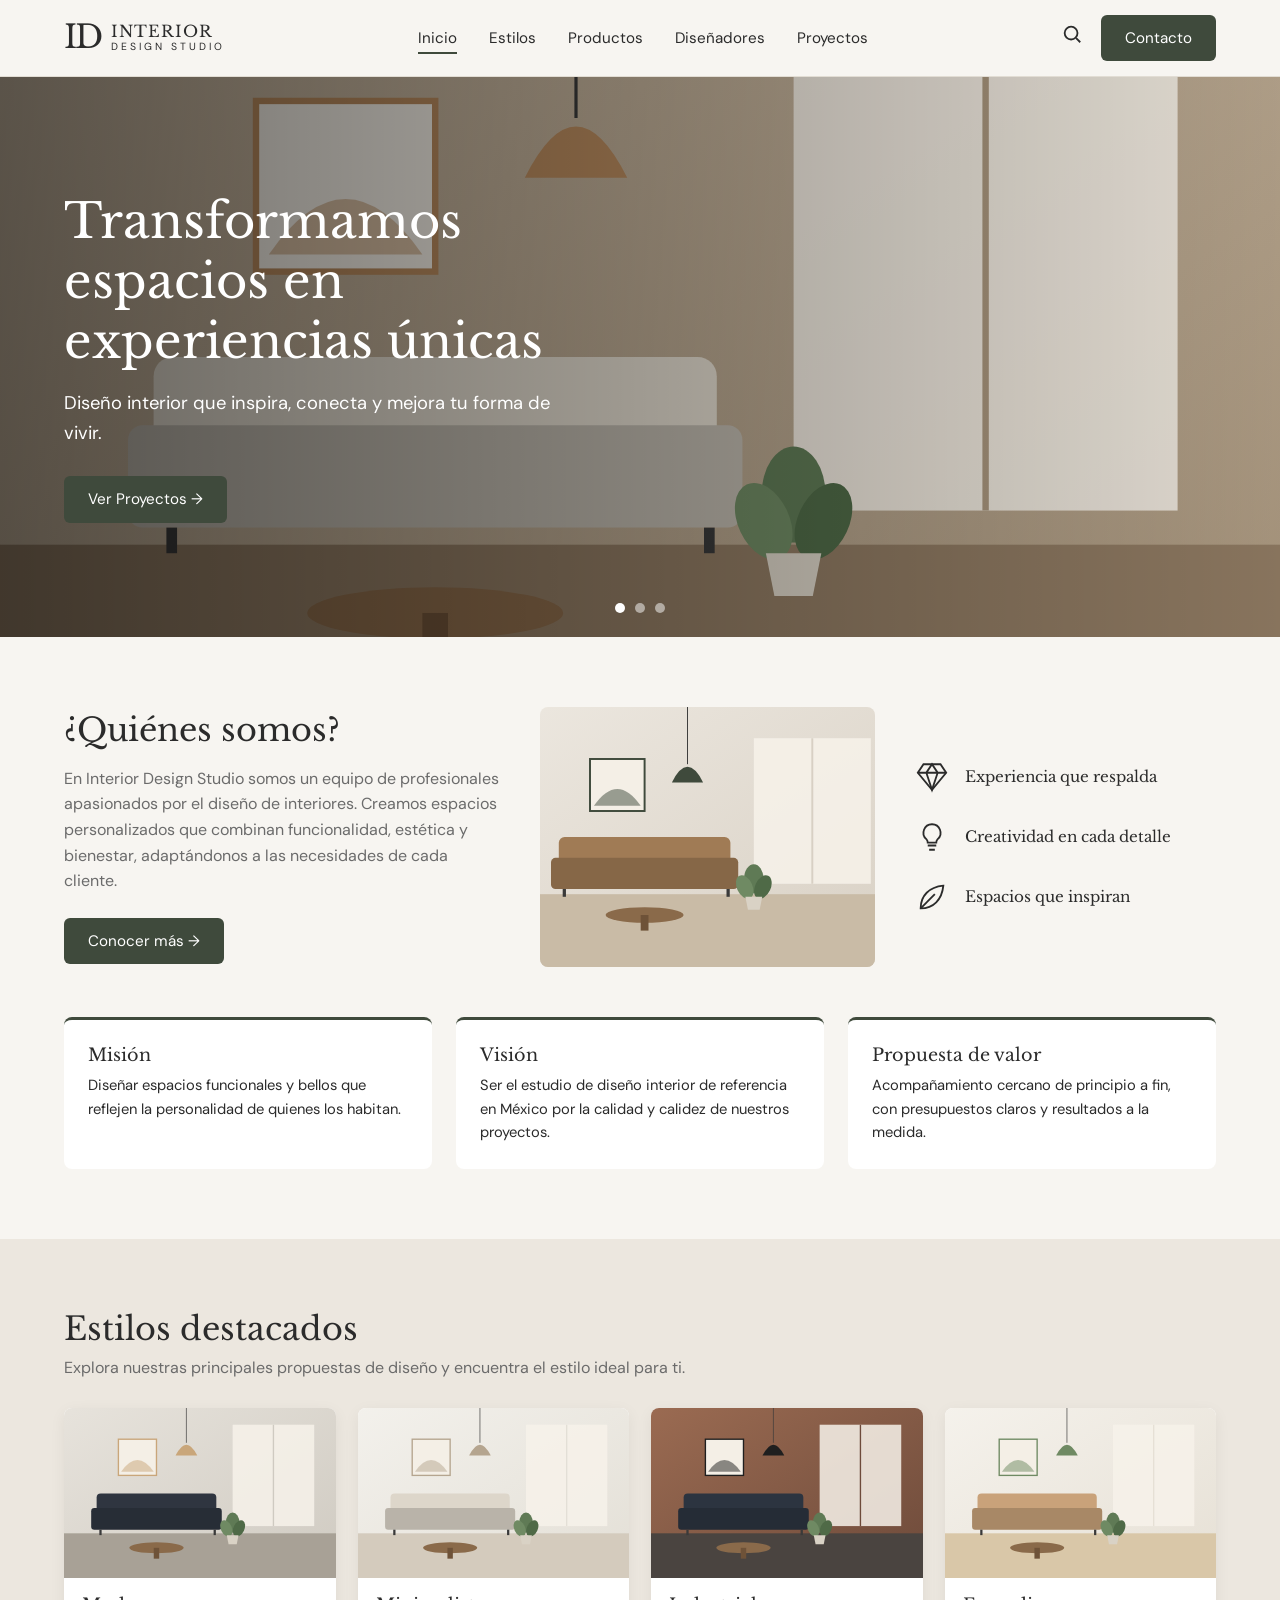
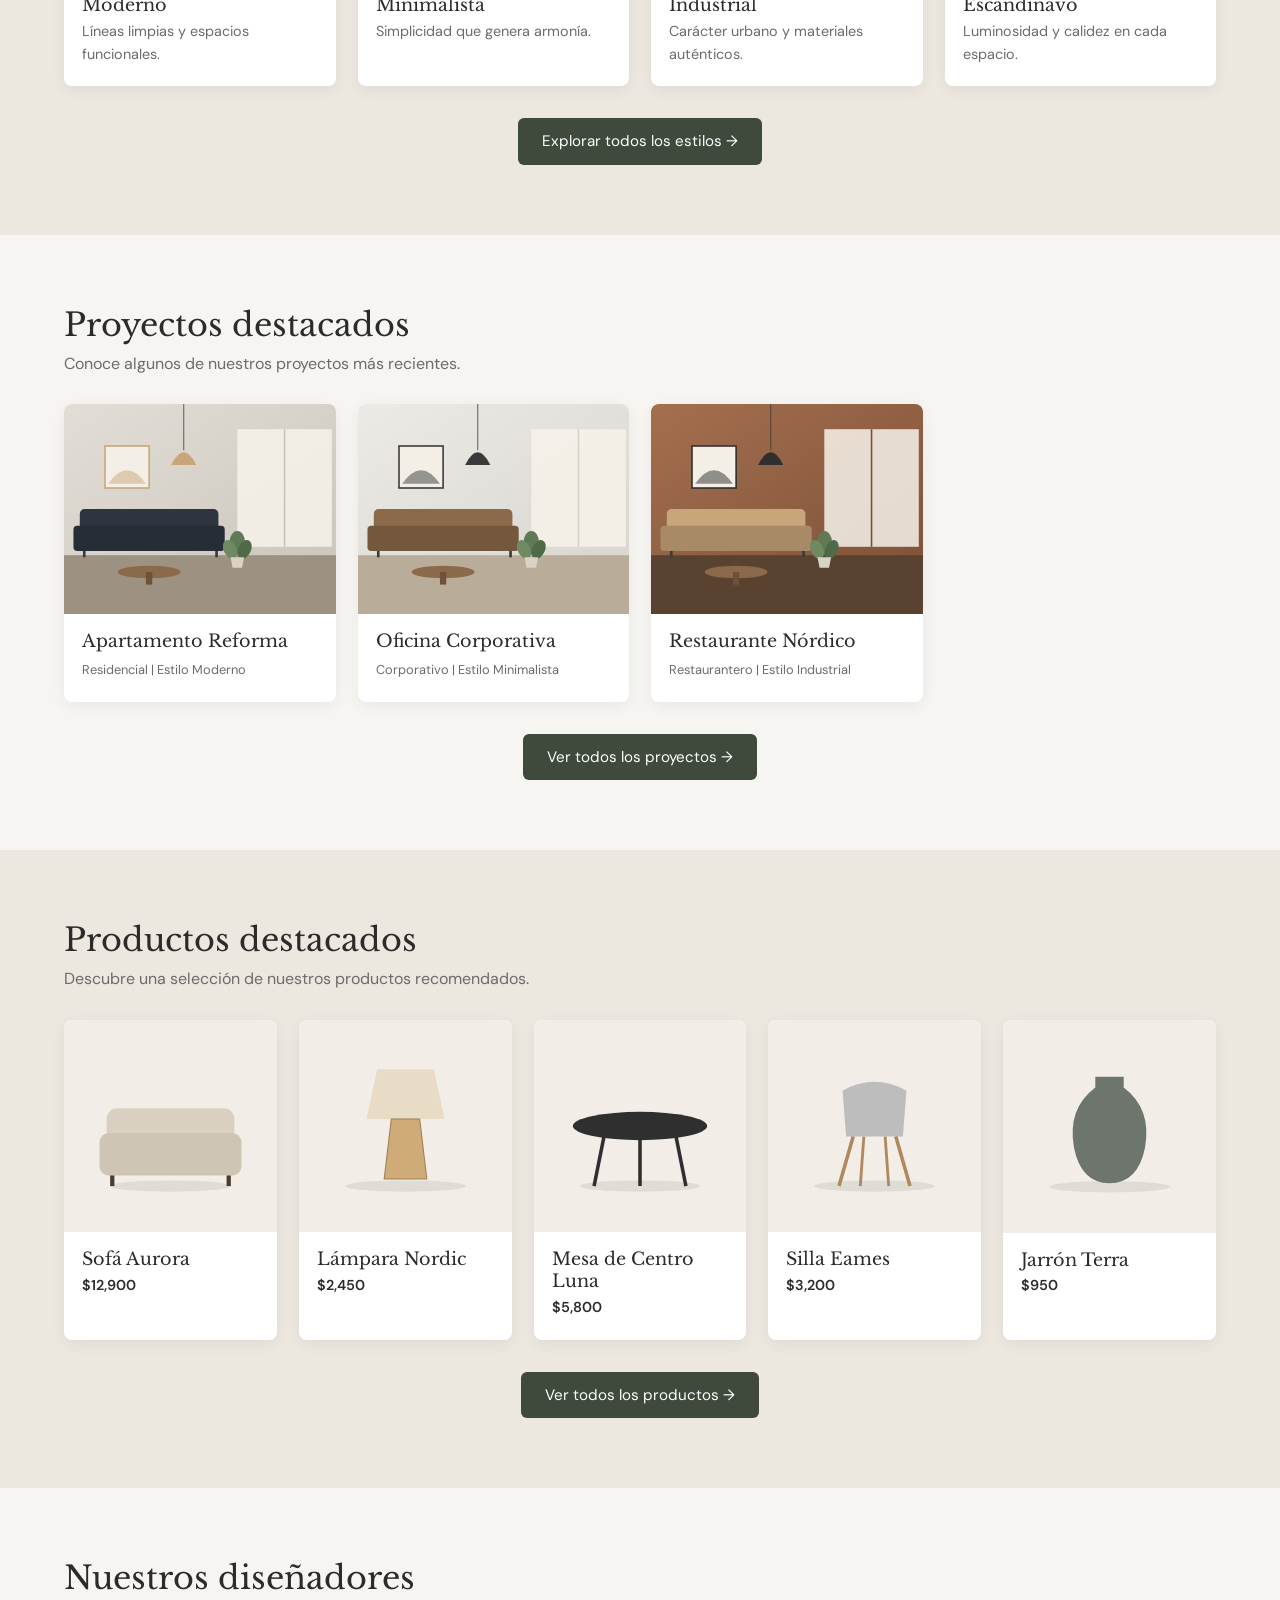
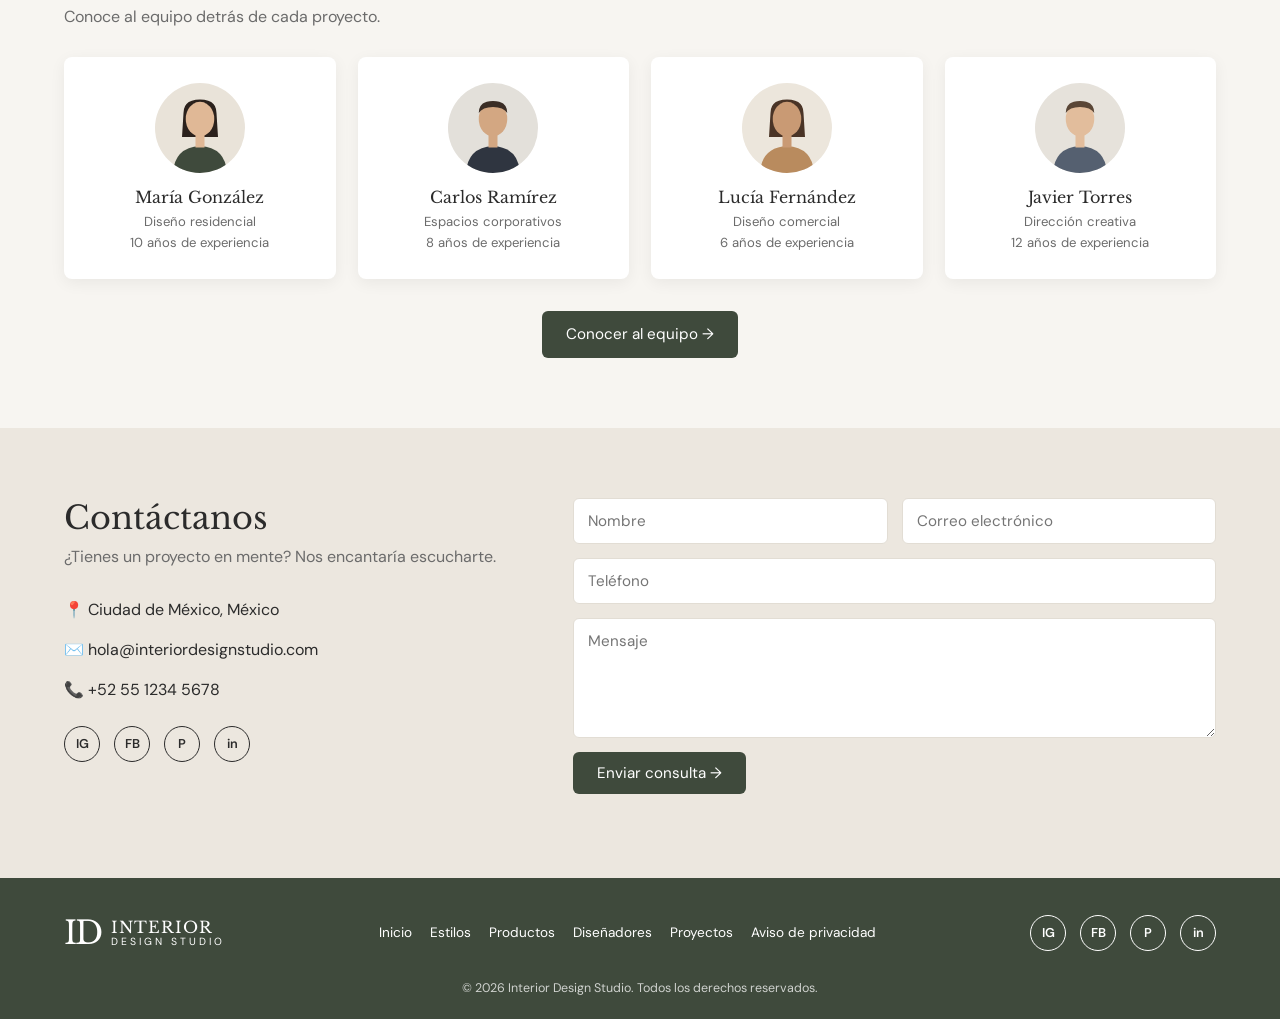
<file: index.html>
<!DOCTYPE html>
<html lang="es">
<head>
  <meta charset="UTF-8">
  <!-- Esta línea hace que la página se vea bien en celulares -->
  <meta name="viewport" content="width=device-width, initial-scale=1.0">
  <title>Interior Design Studio | Inicio</title>
  <meta name="description" content="Estudio de diseño de interiores: estilos, productos, diseñadores y proyectos.">

  <!-- Fuentes de Google Fonts -->
  <link rel="preconnect" href="https://fonts.googleapis.com">
  <link rel="preconnect" href="https://fonts.gstatic.com" crossorigin>
  <link href="https://fonts.googleapis.com/css2?family=DM+Sans:wght@400;500;600&family=Libre+Baskerville&display=swap" rel="stylesheet">

  <!-- Nuestra hoja de estilos -->
  <link rel="stylesheet" href="css/styles.css">
</head>
<body>

  <!-- ============ ENCABEZADO (NAVEGACIÓN) ============ -->
  <header class="encabezado">
    <div class="contenedor">
      <a href="index.html" class="logo">
        <span class="logo-letras">ID</span>
        <span class="logo-nombre">INTERIOR <small>DESIGN STUDIO</small></span>
      </a>

      <nav>
        <ul class="menu" id="menu">
          <li><a href="index.html" class="activo">Inicio</a></li>
          <li><a href="estilos.html">Estilos</a></li>
          <li><a href="productos.html">Productos</a></li>
          <li><a href="disenadores.html">Diseñadores</a></li>
          <li><a href="proyectos.html">Proyectos</a></li>
        </ul>
      </nav>

      <div class="acciones">
        <a href="productos.html#buscador" aria-label="Buscar productos">
          <svg class="icono-buscar" viewBox="0 0 24 24" fill="none" stroke="currentColor" stroke-width="2"><circle cx="11" cy="11" r="7"/><line x1="16.5" y1="16.5" x2="21" y2="21"/></svg>
        </a>
        <a href="index.html#contacto" class="boton">Contacto</a>
        <!-- Botón de menú para celular -->
        <button class="boton-menu" id="boton-menu" aria-label="Abrir menú">☰</button>
      </div>
    </div>
  </header>


  <main>

    <!-- ============ HERO (BANNER PRINCIPAL CON CARRUSEL) ============ -->
    <section class="hero">
      <!-- Cada div es una imagen del carrusel. JS las va cambiando. -->
      <div class="hero-slide visible" style="background-image: url('img/hero-1.svg');"></div>
      <div class="hero-slide" style="background-image: url('img/hero-2.svg');"></div>
      <div class="hero-slide" style="background-image: url('img/hero-3.svg');"></div>

      <div class="contenedor hero-texto">
        <h1>Transformamos espacios en experiencias únicas</h1>
        <p>Diseño interior que inspira, conecta y mejora tu forma de vivir.</p>
        <a href="proyectos.html" class="boton">Ver Proyectos →</a>
      </div>

      <!-- Puntitos para cambiar de imagen -->
      <div class="puntos">
        <button class="punto activo" aria-label="Imagen 1"></button>
        <button class="punto" aria-label="Imagen 2"></button>
        <button class="punto" aria-label="Imagen 3"></button>
      </div>
    </section>


    <!-- ============ ¿QUIÉNES SOMOS? ============ -->
    <section class="seccion" id="nosotros">
      <div class="contenedor">
        <div class="nosotros">
          <div>
            <h2>¿Quiénes somos?</h2>
            <p>
              En Interior Design Studio somos un equipo de profesionales apasionados por el
              diseño de interiores. Creamos espacios personalizados que combinan funcionalidad,
              estética y bienestar, adaptándonos a las necesidades de cada cliente.
            </p>
            <a href="disenadores.html" class="boton">Conocer más →</a>
          </div>

          <img src="img/nosotros.svg" alt="Sala decorada con mueble de madera y planta">

          <ul class="valores">
            <li>
              <svg viewBox="0 0 24 24" fill="none" stroke="currentColor" stroke-width="1.3"><path d="M6 3h12l4 6-10 12L2 9z"/><path d="M2 9h20M12 21 8 9l4-6 4 6z"/></svg>
              Experiencia que respalda
            </li>
            <li>
              <svg viewBox="0 0 24 24" fill="none" stroke="currentColor" stroke-width="1.3"><path d="M9 18h6M10 21h4M12 3a6 6 0 0 0-4 10.5c.8.8 1 1.5 1 2.5h6c0-1 .2-1.7 1-2.5A6 6 0 0 0 12 3z"/></svg>
              Creatividad en cada detalle
            </li>
            <li>
              <svg viewBox="0 0 24 24" fill="none" stroke="currentColor" stroke-width="1.3"><path d="M4 20c0-9 6-15 16-16-1 10-7 16-16 16z"/><path d="M4 20 14 10"/></svg>
              Espacios que inspiran
            </li>
          </ul>
        </div>

        <!-- Misión, visión y propuesta de valor -->
        <div class="mision">
          <div>
            <h3>Misión</h3>
            <p>Diseñar espacios funcionales y bellos que reflejen la personalidad de quienes los habitan.</p>
          </div>
          <div>
            <h3>Visión</h3>
            <p>Ser el estudio de diseño interior de referencia en México por la calidad y calidez de nuestros proyectos.</p>
          </div>
          <div>
            <h3>Propuesta de valor</h3>
            <p>Acompañamiento cercano de principio a fin, con presupuestos claros y resultados a la medida.</p>
          </div>
        </div>
      </div>
    </section>


    <!-- ============ ESTILOS DESTACADOS ============ -->
    <section class="seccion seccion-beige">
      <div class="contenedor">
        <h2>Estilos destacados</h2>
        <p class="subtitulo">Explora nuestras principales propuestas de diseño y encuentra el estilo ideal para ti.</p>

        <div class="grilla">
          <a href="estilos.html#moderno" class="tarjeta">
            <img src="img/estilo-moderno.svg" alt="Sala de estilo moderno">
            <div class="tarjeta-cuerpo">
              <h3>Moderno</h3>
              <p>Líneas limpias y espacios funcionales.</p>
            </div>
          </a>
          <a href="estilos.html#minimalista" class="tarjeta">
            <img src="img/estilo-minimalista.svg" alt="Sala de estilo minimalista">
            <div class="tarjeta-cuerpo">
              <h3>Minimalista</h3>
              <p>Simplicidad que genera armonía.</p>
            </div>
          </a>
          <a href="estilos.html#industrial" class="tarjeta">
            <img src="img/estilo-industrial.svg" alt="Sala de estilo industrial">
            <div class="tarjeta-cuerpo">
              <h3>Industrial</h3>
              <p>Carácter urbano y materiales auténticos.</p>
            </div>
          </a>
          <a href="estilos.html#escandinavo" class="tarjeta">
            <img src="img/estilo-escandinavo.svg" alt="Sala de estilo escandinavo">
            <div class="tarjeta-cuerpo">
              <h3>Escandinavo</h3>
              <p>Luminosidad y calidez en cada espacio.</p>
            </div>
          </a>
        </div>

        <div class="centrado">
          <a href="estilos.html" class="boton">Explorar todos los estilos →</a>
        </div>
      </div>
    </section>


    <!-- ============ PROYECTOS DESTACADOS ============ -->
    <section class="seccion">
      <div class="contenedor">
        <div class="encabezado-seccion">
          <div>
            <h2>Proyectos destacados</h2>
            <p class="subtitulo">Conoce algunos de nuestros proyectos más recientes.</p>
          </div>
        </div>

        <div class="grilla">
          <a href="proyectos.html#apartamento" class="tarjeta tarjeta-proyecto">
            <img src="img/proyecto-apartamento.svg" alt="Apartamento reformado">
            <div class="tarjeta-cuerpo">
              <h3>Apartamento Reforma</h3>
              <span class="etiqueta">Residencial | Estilo Moderno</span>
            </div>
          </a>
          <a href="proyectos.html#oficina" class="tarjeta tarjeta-proyecto">
            <img src="img/proyecto-oficina.svg" alt="Oficina corporativa">
            <div class="tarjeta-cuerpo">
              <h3>Oficina Corporativa</h3>
              <span class="etiqueta">Corporativo | Estilo Minimalista</span>
            </div>
          </a>
          <a href="proyectos.html#restaurante" class="tarjeta tarjeta-proyecto">
            <img src="img/proyecto-restaurante.svg" alt="Restaurante de estilo industrial">
            <div class="tarjeta-cuerpo">
              <h3>Restaurante Nórdico</h3>
              <span class="etiqueta">Restaurantero | Estilo Industrial</span>
            </div>
          </a>
        </div>

        <div class="centrado">
          <a href="proyectos.html" class="boton">Ver todos los proyectos →</a>
        </div>
      </div>
    </section>


    <!-- ============ PRODUCTOS DESTACADOS ============ -->
    <section class="seccion seccion-beige">
      <div class="contenedor">
        <h2>Productos destacados</h2>
        <p class="subtitulo">Descubre una selección de nuestros productos recomendados.</p>

        <div class="grilla grilla-compacta">
          <a href="productos.html" class="tarjeta tarjeta-producto">
            <img src="img/producto-sofa.svg" alt="Sofá Aurora">
            <div class="tarjeta-cuerpo">
              <h3>Sofá Aurora</h3>
              <p class="precio">$12,900</p>
            </div>
          </a>
          <a href="productos.html" class="tarjeta tarjeta-producto">
            <img src="img/producto-lampara.svg" alt="Lámpara Nordic">
            <div class="tarjeta-cuerpo">
              <h3>Lámpara Nordic</h3>
              <p class="precio">$2,450</p>
            </div>
          </a>
          <a href="productos.html" class="tarjeta tarjeta-producto">
            <img src="img/producto-mesa.svg" alt="Mesa de Centro Luna">
            <div class="tarjeta-cuerpo">
              <h3>Mesa de Centro Luna</h3>
              <p class="precio">$5,800</p>
            </div>
          </a>
          <a href="productos.html" class="tarjeta tarjeta-producto">
            <img src="img/producto-silla.svg" alt="Silla Eames">
            <div class="tarjeta-cuerpo">
              <h3>Silla Eames</h3>
              <p class="precio">$3,200</p>
            </div>
          </a>
          <a href="productos.html" class="tarjeta tarjeta-producto">
            <img src="img/producto-jarron.svg" alt="Jarrón Terra">
            <div class="tarjeta-cuerpo">
              <h3>Jarrón Terra</h3>
              <p class="precio">$950</p>
            </div>
          </a>
        </div>

        <div class="centrado">
          <a href="productos.html" class="boton">Ver todos los productos →</a>
        </div>
      </div>
    </section>


    <!-- ============ NUESTROS DISEÑADORES ============ -->
    <section class="seccion">
      <div class="contenedor">
        <h2>Nuestros diseñadores</h2>
        <p class="subtitulo">Conoce al equipo detrás de cada proyecto.</p>

        <div class="grilla">
          <a href="disenadores.html#maria" class="tarjeta tarjeta-disenador">
            <img src="img/disenadora-maria.svg" alt="María González">
            <h3>María González</h3>
            <p>Diseño residencial<br>10 años de experiencia</p>
          </a>
          <a href="disenadores.html#carlos" class="tarjeta tarjeta-disenador">
            <img src="img/disenador-carlos.svg" alt="Carlos Ramírez">
            <h3>Carlos Ramírez</h3>
            <p>Espacios corporativos<br>8 años de experiencia</p>
          </a>
          <a href="disenadores.html#lucia" class="tarjeta tarjeta-disenador">
            <img src="img/disenadora-lucia.svg" alt="Lucía Fernández">
            <h3>Lucía Fernández</h3>
            <p>Diseño comercial<br>6 años de experiencia</p>
          </a>
          <a href="disenadores.html#javier" class="tarjeta tarjeta-disenador">
            <img src="img/disenador-javier.svg" alt="Javier Torres">
            <h3>Javier Torres</h3>
            <p>Dirección creativa<br>12 años de experiencia</p>
          </a>
        </div>

        <div class="centrado">
          <a href="disenadores.html" class="boton">Conocer al equipo →</a>
        </div>
      </div>
    </section>


    <!-- ============ CONTACTO ============ -->
    <section class="seccion seccion-beige" id="contacto">
      <div class="contenedor contacto">
        <div>
          <h2>Contáctanos</h2>
          <p class="subtitulo">¿Tienes un proyecto en mente? Nos encantaría escucharte.</p>
          <ul class="datos-contacto">
            <li>📍 Ciudad de México, México</li>
            <li>✉️ hola@interiordesignstudio.com</li>
            <li>📞 +52 55 1234 5678</li>
          </ul>
          <div class="redes">
            <a href="#" aria-label="Instagram">IG</a>
            <a href="#" aria-label="Facebook">FB</a>
            <a href="#" aria-label="Pinterest">P</a>
            <a href="#" aria-label="LinkedIn">in</a>
          </div>
        </div>

        <!-- "novalidate" hace que la validación la haga nuestro JS -->
        <form class="formulario" id="formulario-contacto" novalidate>
          <input type="text" id="nombre" placeholder="Nombre">
          <input type="email" id="correo" placeholder="Correo electrónico">
          <input type="tel" id="telefono" placeholder="Teléfono" class="completo">
          <textarea id="mensaje" placeholder="Mensaje" class="completo"></textarea>
          <button type="submit" class="boton">Enviar consulta →</button>
          <p class="mensaje-form" id="mensaje-form"></p>
        </form>
      </div>
    </section>

  </main>


  <!-- ============ PIE DE PÁGINA ============ -->
  <footer class="pie">
    <div class="contenedor">
      <a href="index.html" class="logo">
        <span class="logo-letras">ID</span>
        <span class="logo-nombre">INTERIOR <small>DESIGN STUDIO</small></span>
      </a>
      <ul class="pie-menu">
        <li><a href="index.html">Inicio</a></li>
        <li><a href="estilos.html">Estilos</a></li>
        <li><a href="productos.html">Productos</a></li>
        <li><a href="disenadores.html">Diseñadores</a></li>
        <li><a href="proyectos.html">Proyectos</a></li>
        <li><a href="#">Aviso de privacidad</a></li>
      </ul>
      <div class="redes">
        <a href="#" aria-label="Instagram">IG</a>
        <a href="#" aria-label="Facebook">FB</a>
        <a href="#" aria-label="Pinterest">P</a>
        <a href="#" aria-label="LinkedIn">in</a>
      </div>
    </div>
    <p class="copy">© <span class="anio">2026</span> Interior Design Studio. Todos los derechos reservados.</p>
  </footer>

  <!-- El JavaScript va al final para que el HTML ya esté cargado -->
  <script src="js/script.js"></script>
</body>
</html>
</file>
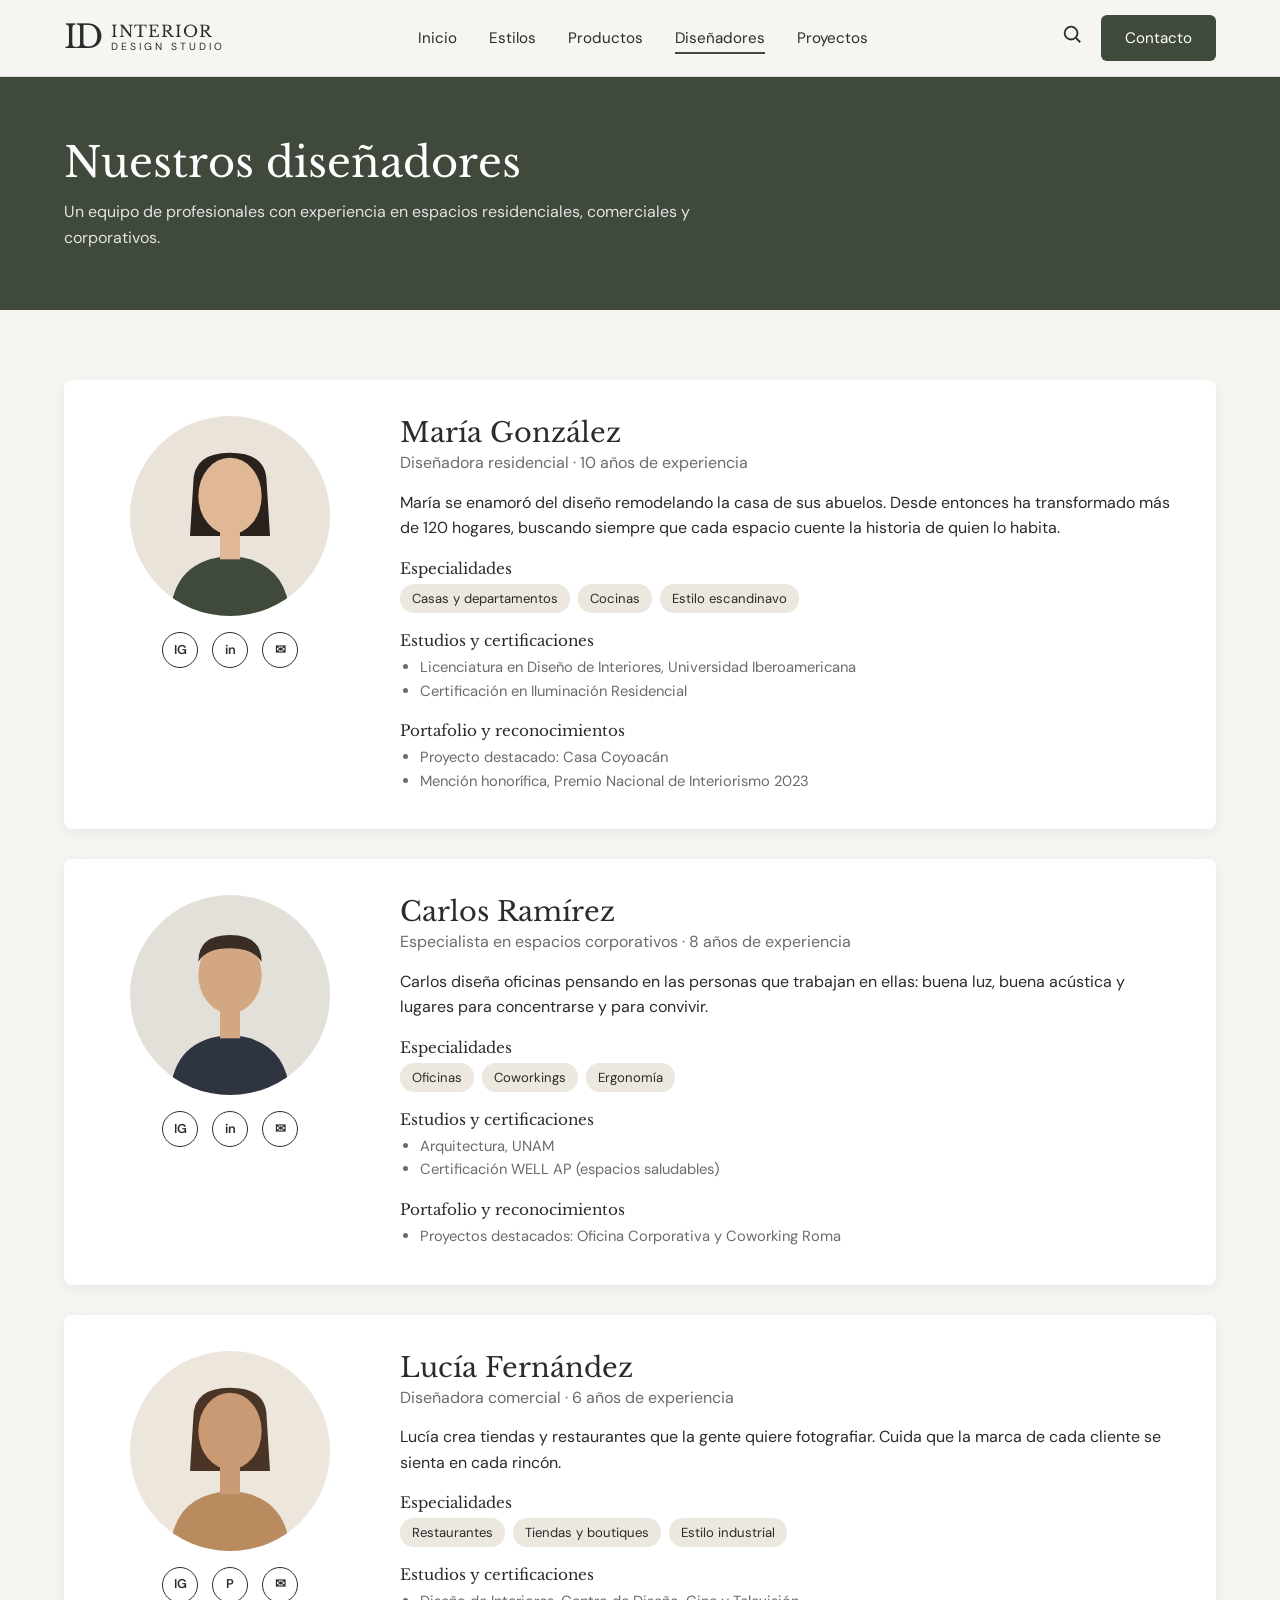
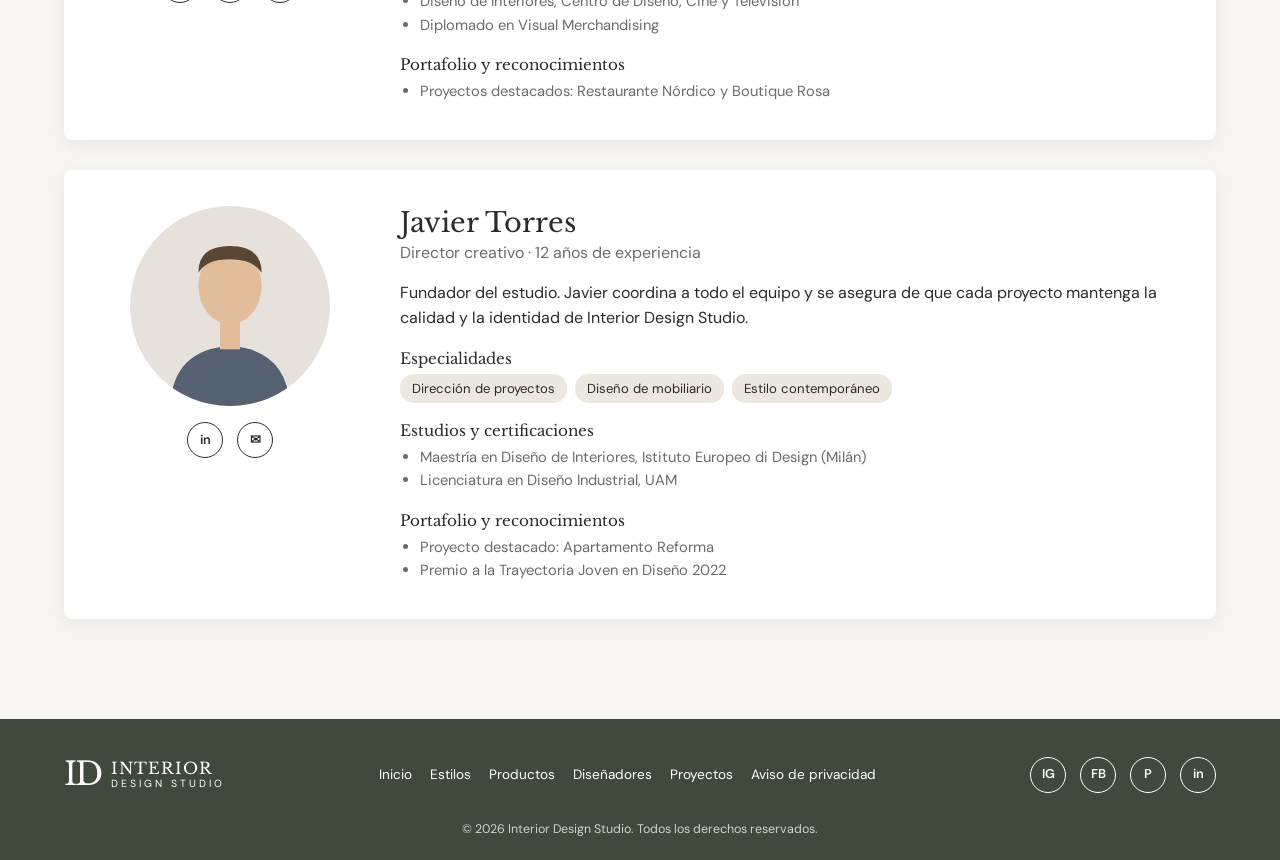
<file: disenadores.html>
<!DOCTYPE html>
<html lang="es">
<head>
  <meta charset="UTF-8">
  <!-- Esta línea hace que la página se vea bien en celulares -->
  <meta name="viewport" content="width=device-width, initial-scale=1.0">
  <title>Interior Design Studio | Diseñadores</title>
  <meta name="description" content="Conoce al equipo de diseñadores de Interior Design Studio.">

  <!-- Fuentes de Google Fonts -->
  <link rel="preconnect" href="https://fonts.googleapis.com">
  <link rel="preconnect" href="https://fonts.gstatic.com" crossorigin>
  <link href="https://fonts.googleapis.com/css2?family=DM+Sans:wght@400;500;600&family=Libre+Baskerville&display=swap" rel="stylesheet">

  <!-- Nuestra hoja de estilos -->
  <link rel="stylesheet" href="css/styles.css">
</head>
<body>

  <!-- ============ ENCABEZADO (NAVEGACIÓN) ============ -->
  <header class="encabezado">
    <div class="contenedor">
      <a href="index.html" class="logo">
        <span class="logo-letras">ID</span>
        <span class="logo-nombre">INTERIOR <small>DESIGN STUDIO</small></span>
      </a>

      <nav>
        <ul class="menu" id="menu">
          <li><a href="index.html">Inicio</a></li>
          <li><a href="estilos.html">Estilos</a></li>
          <li><a href="productos.html">Productos</a></li>
          <li><a href="disenadores.html" class="activo">Diseñadores</a></li>
          <li><a href="proyectos.html">Proyectos</a></li>
        </ul>
      </nav>

      <div class="acciones">
        <a href="productos.html#buscador" aria-label="Buscar productos">
          <svg class="icono-buscar" viewBox="0 0 24 24" fill="none" stroke="currentColor" stroke-width="2"><circle cx="11" cy="11" r="7"/><line x1="16.5" y1="16.5" x2="21" y2="21"/></svg>
        </a>
        <a href="index.html#contacto" class="boton">Contacto</a>
        <!-- Botón de menú para celular -->
        <button class="boton-menu" id="boton-menu" aria-label="Abrir menú">☰</button>
      </div>
    </div>
  </header>


  <main>

    <!-- ============ ENCABEZADO DE LA PÁGINA ============ -->
    <section class="hero-pequeno">
      <div class="contenedor">
        <h1>Nuestros diseñadores</h1>
        <p>Un equipo de profesionales con experiencia en espacios residenciales, comerciales y corporativos.</p>
      </div>
    </section>


    <section class="seccion">
      <div class="contenedor">

        <!-- Cada .perfil es un diseñador. Para agregar otro, copia uno completo. -->

        <article class="perfil" id="maria">
          <div class="perfil-foto">
            <img src="img/disenadora-maria.svg" alt="Foto de María González">
            <div class="redes">
              <a href="#" aria-label="Instagram">IG</a>
              <a href="#" aria-label="LinkedIn">in</a>
              <a href="mailto:maria@interiordesignstudio.com" aria-label="Correo">✉</a>
            </div>
          </div>
          <div>
            <h2>María González</h2>
            <p class="cargo">Diseñadora residencial · 10 años de experiencia</p>
            <p>María se enamoró del diseño remodelando la casa de sus abuelos. Desde entonces ha transformado más de 120 hogares, buscando siempre que cada espacio cuente la historia de quien lo habita.</p>
            <h4>Especialidades</h4>
            <ul class="chips">
              <li>Casas y departamentos</li>
              <li>Cocinas</li>
              <li>Estilo escandinavo</li>
            </ul>
            <h4>Estudios y certificaciones</h4>
            <ul>
              <li>Licenciatura en Diseño de Interiores, Universidad Iberoamericana</li>
              <li>Certificación en Iluminación Residencial</li>
            </ul>
            <h4>Portafolio y reconocimientos</h4>
            <ul>
              <li>Proyecto destacado: <a href="proyectos.html#casa">Casa Coyoacán</a></li>
              <li>Mención honorífica, Premio Nacional de Interiorismo 2023</li>
            </ul>
          </div>
        </article>

        <article class="perfil" id="carlos">
          <div class="perfil-foto">
            <img src="img/disenador-carlos.svg" alt="Foto de Carlos Ramírez">
            <div class="redes">
              <a href="#" aria-label="Instagram">IG</a>
              <a href="#" aria-label="LinkedIn">in</a>
              <a href="mailto:carlos@interiordesignstudio.com" aria-label="Correo">✉</a>
            </div>
          </div>
          <div>
            <h2>Carlos Ramírez</h2>
            <p class="cargo">Especialista en espacios corporativos · 8 años de experiencia</p>
            <p>Carlos diseña oficinas pensando en las personas que trabajan en ellas: buena luz, buena acústica y lugares para concentrarse y para convivir.</p>
            <h4>Especialidades</h4>
            <ul class="chips">
              <li>Oficinas</li>
              <li>Coworkings</li>
              <li>Ergonomía</li>
            </ul>
            <h4>Estudios y certificaciones</h4>
            <ul>
              <li>Arquitectura, UNAM</li>
              <li>Certificación WELL AP (espacios saludables)</li>
            </ul>
            <h4>Portafolio y reconocimientos</h4>
            <ul>
              <li>Proyectos destacados: <a href="proyectos.html#oficina">Oficina Corporativa</a> y <a href="proyectos.html#coworking">Coworking Roma</a></li>
            </ul>
          </div>
        </article>

        <article class="perfil" id="lucia">
          <div class="perfil-foto">
            <img src="img/disenadora-lucia.svg" alt="Foto de Lucía Fernández">
            <div class="redes">
              <a href="#" aria-label="Instagram">IG</a>
              <a href="#" aria-label="Pinterest">P</a>
              <a href="mailto:lucia@interiordesignstudio.com" aria-label="Correo">✉</a>
            </div>
          </div>
          <div>
            <h2>Lucía Fernández</h2>
            <p class="cargo">Diseñadora comercial · 6 años de experiencia</p>
            <p>Lucía crea tiendas y restaurantes que la gente quiere fotografiar. Cuida que la marca de cada cliente se sienta en cada rincón.</p>
            <h4>Especialidades</h4>
            <ul class="chips">
              <li>Restaurantes</li>
              <li>Tiendas y boutiques</li>
              <li>Estilo industrial</li>
            </ul>
            <h4>Estudios y certificaciones</h4>
            <ul>
              <li>Diseño de Interiores, Centro de Diseño, Cine y Televisión</li>
              <li>Diplomado en Visual Merchandising</li>
            </ul>
            <h4>Portafolio y reconocimientos</h4>
            <ul>
              <li>Proyectos destacados: <a href="proyectos.html#restaurante">Restaurante Nórdico</a> y <a href="proyectos.html#boutique">Boutique Rosa</a></li>
            </ul>
          </div>
        </article>

        <article class="perfil" id="javier">
          <div class="perfil-foto">
            <img src="img/disenador-javier.svg" alt="Foto de Javier Torres">
            <div class="redes">
              <a href="#" aria-label="LinkedIn">in</a>
              <a href="mailto:javier@interiordesignstudio.com" aria-label="Correo">✉</a>
            </div>
          </div>
          <div>
            <h2>Javier Torres</h2>
            <p class="cargo">Director creativo · 12 años de experiencia</p>
            <p>Fundador del estudio. Javier coordina a todo el equipo y se asegura de que cada proyecto mantenga la calidad y la identidad de Interior Design Studio.</p>
            <h4>Especialidades</h4>
            <ul class="chips">
              <li>Dirección de proyectos</li>
              <li>Diseño de mobiliario</li>
              <li>Estilo contemporáneo</li>
            </ul>
            <h4>Estudios y certificaciones</h4>
            <ul>
              <li>Maestría en Diseño de Interiores, Istituto Europeo di Design (Milán)</li>
              <li>Licenciatura en Diseño Industrial, UAM</li>
            </ul>
            <h4>Portafolio y reconocimientos</h4>
            <ul>
              <li>Proyecto destacado: <a href="proyectos.html#apartamento">Apartamento Reforma</a></li>
              <li>Premio a la Trayectoria Joven en Diseño 2022</li>
            </ul>
          </div>
        </article>

      </div>
    </section>

  </main>


  <!-- ============ PIE DE PÁGINA ============ -->
  <footer class="pie">
    <div class="contenedor">
      <a href="index.html" class="logo">
        <span class="logo-letras">ID</span>
        <span class="logo-nombre">INTERIOR <small>DESIGN STUDIO</small></span>
      </a>
      <ul class="pie-menu">
        <li><a href="index.html">Inicio</a></li>
        <li><a href="estilos.html">Estilos</a></li>
        <li><a href="productos.html">Productos</a></li>
        <li><a href="disenadores.html">Diseñadores</a></li>
        <li><a href="proyectos.html">Proyectos</a></li>
        <li><a href="#">Aviso de privacidad</a></li>
      </ul>
      <div class="redes">
        <a href="#" aria-label="Instagram">IG</a>
        <a href="#" aria-label="Facebook">FB</a>
        <a href="#" aria-label="Pinterest">P</a>
        <a href="#" aria-label="LinkedIn">in</a>
      </div>
    </div>
    <p class="copy">© <span class="anio">2026</span> Interior Design Studio. Todos los derechos reservados.</p>
  </footer>

  <!-- El JavaScript va al final para que el HTML ya esté cargado -->
  <script src="js/script.js"></script>
</body>
</html>
</file>
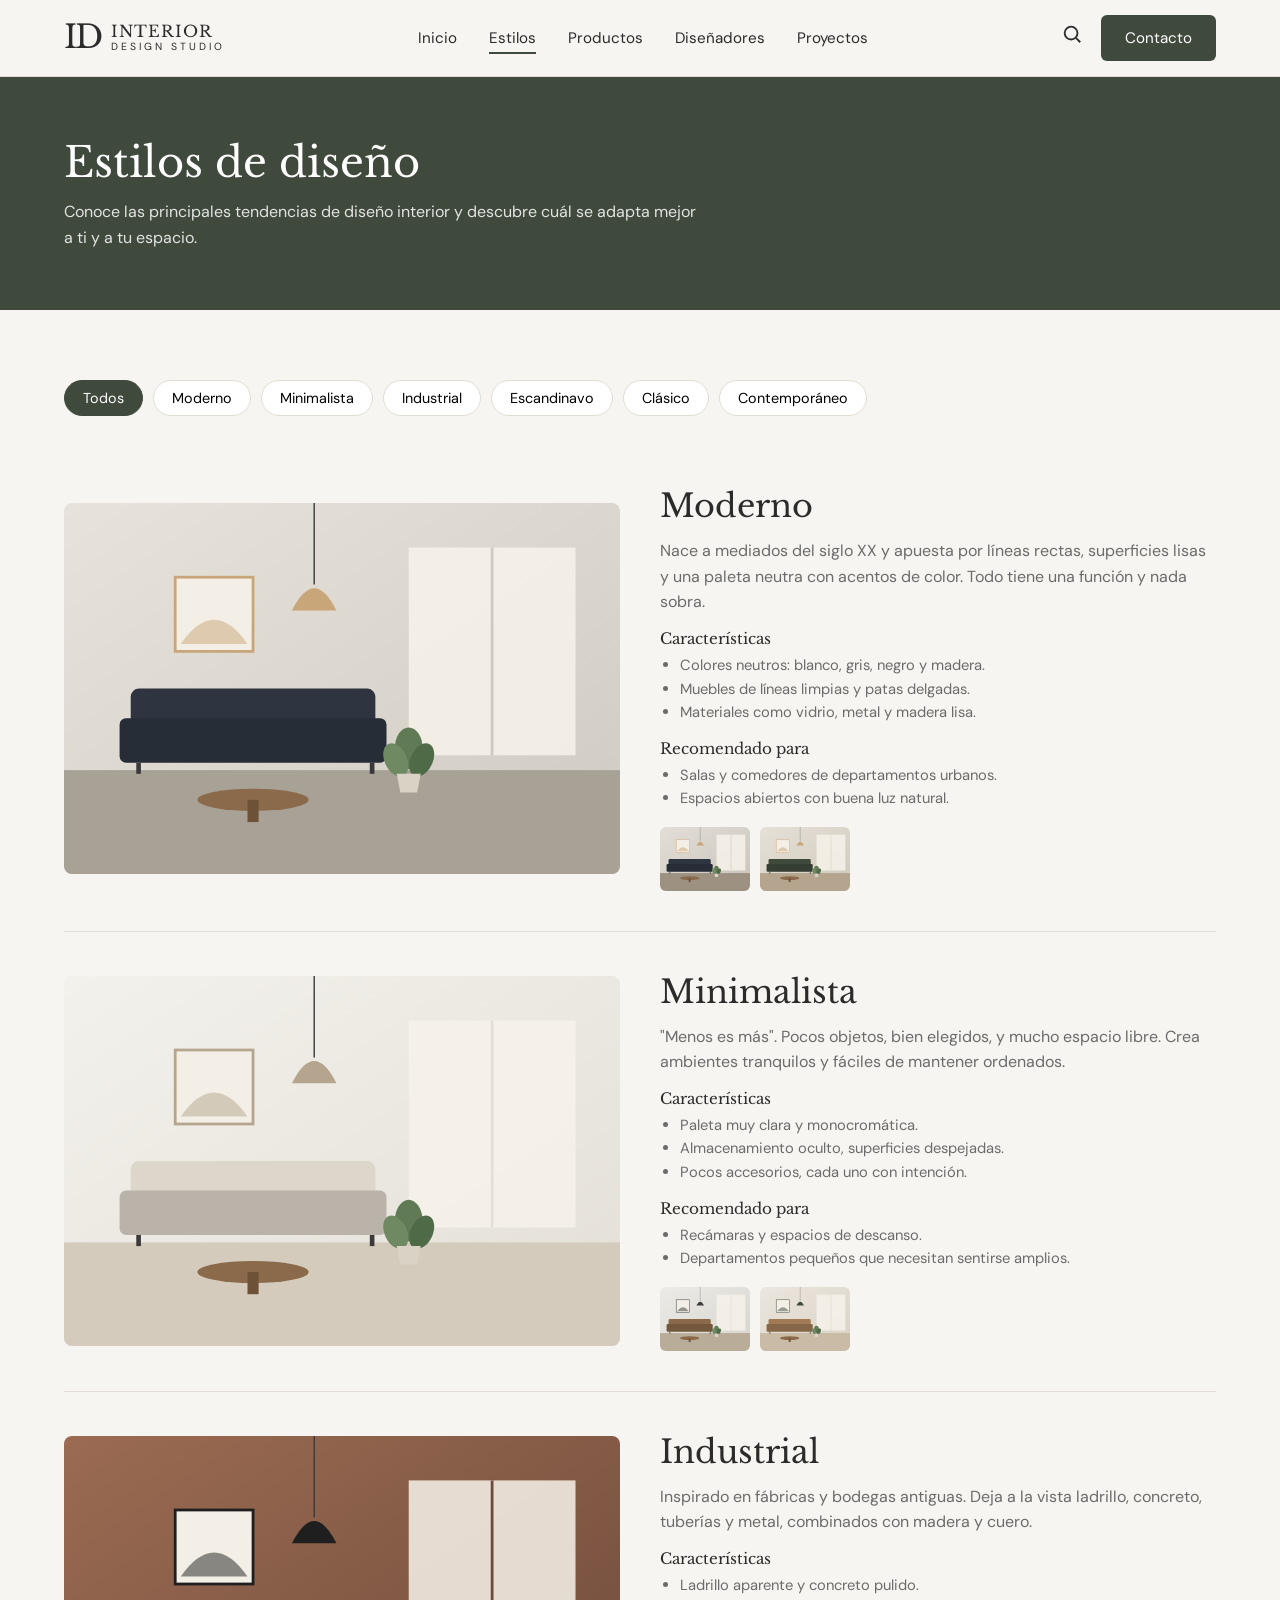
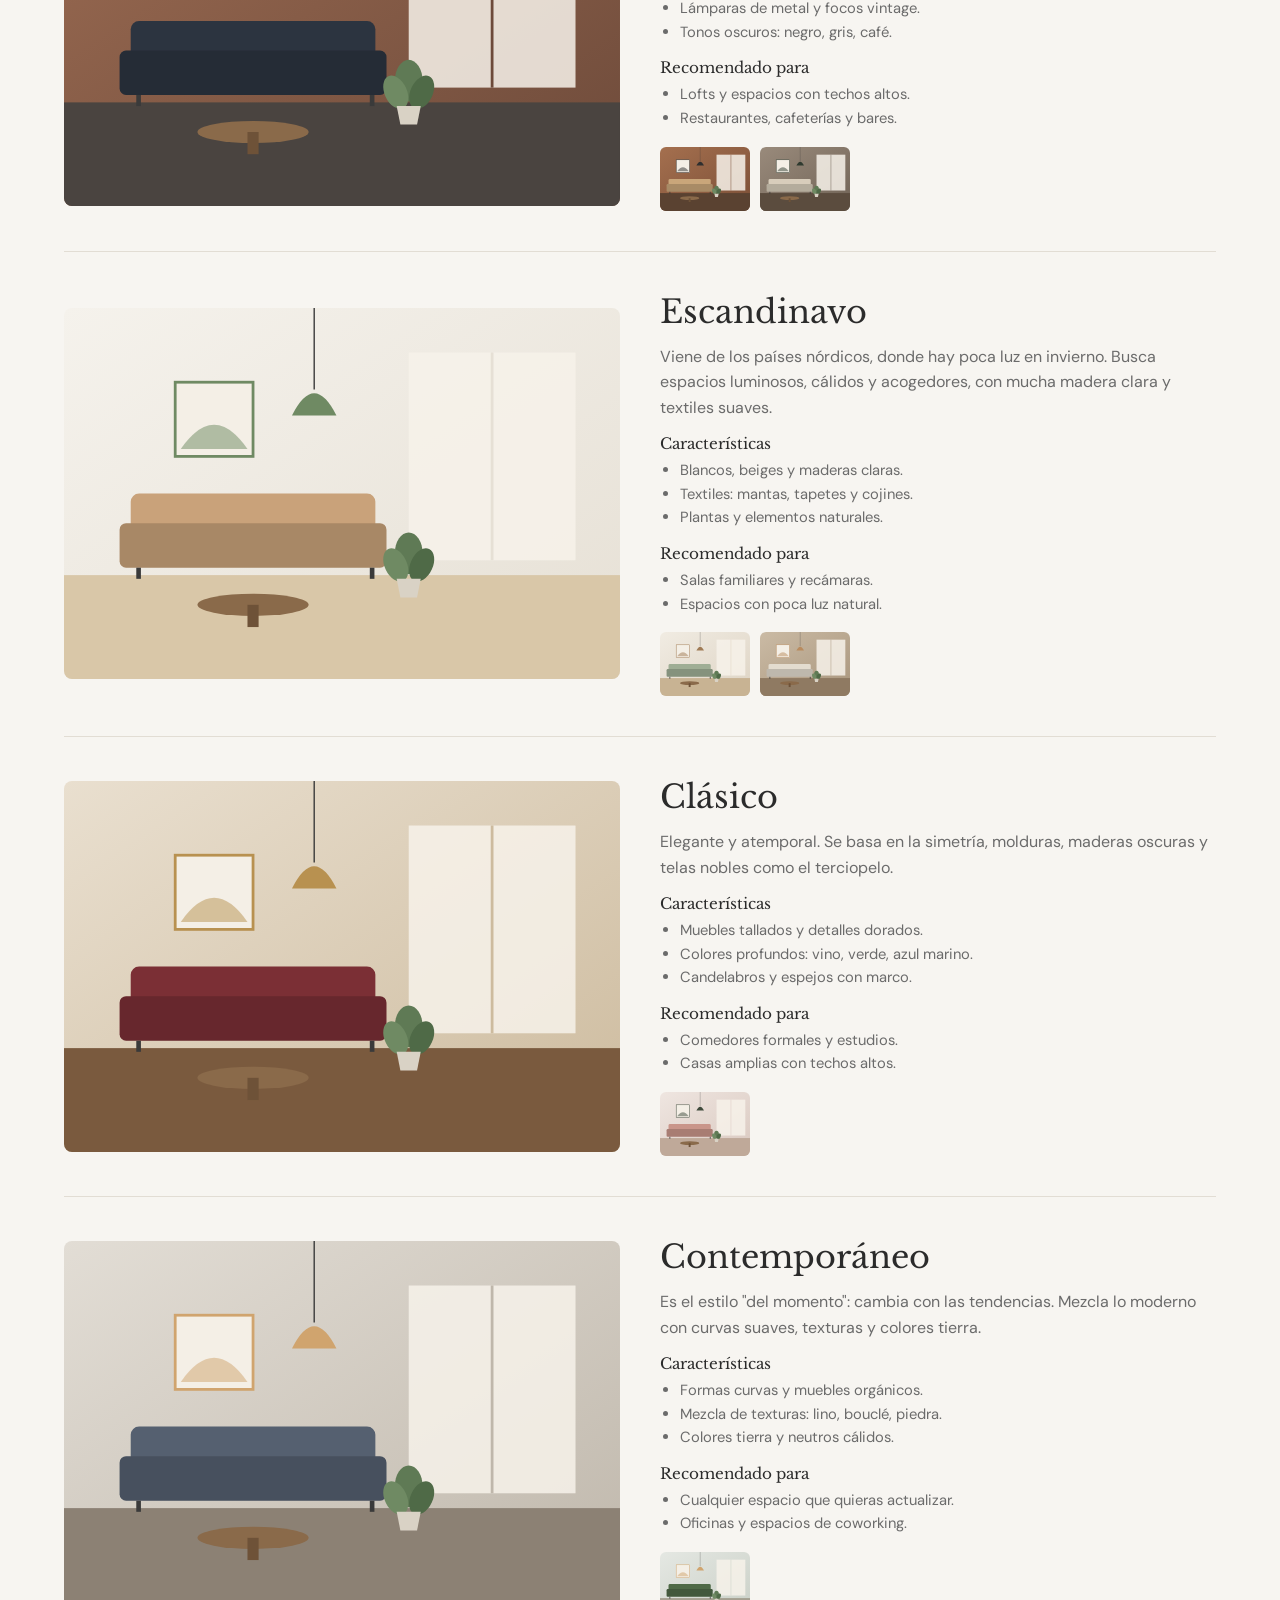
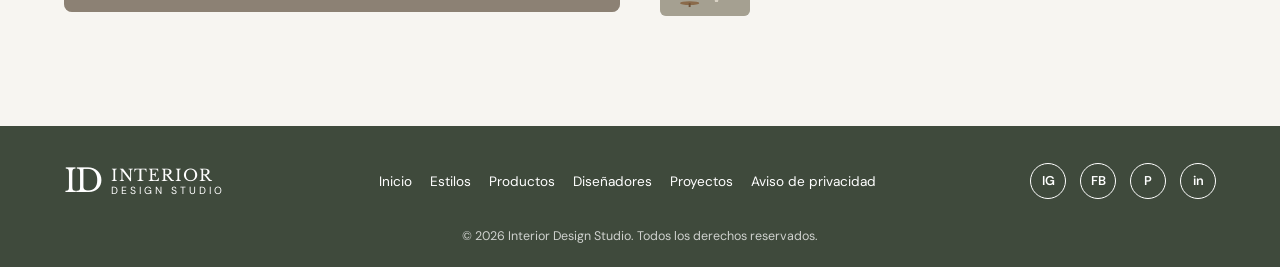
<file: estilos.html>
<!DOCTYPE html>
<html lang="es">
<head>
  <meta charset="UTF-8">
  <!-- Esta línea hace que la página se vea bien en celulares -->
  <meta name="viewport" content="width=device-width, initial-scale=1.0">
  <title>Interior Design Studio | Estilos de diseño</title>
  <meta name="description" content="Conoce los estilos de diseño interior: moderno, minimalista, industrial, escandinavo, clásico y contemporáneo.">

  <!-- Fuentes de Google Fonts -->
  <link rel="preconnect" href="https://fonts.googleapis.com">
  <link rel="preconnect" href="https://fonts.gstatic.com" crossorigin>
  <link href="https://fonts.googleapis.com/css2?family=DM+Sans:wght@400;500;600&family=Libre+Baskerville&display=swap" rel="stylesheet">

  <!-- Nuestra hoja de estilos -->
  <link rel="stylesheet" href="css/styles.css">
</head>
<body>

  <!-- ============ ENCABEZADO (NAVEGACIÓN) ============ -->
  <header class="encabezado">
    <div class="contenedor">
      <a href="index.html" class="logo">
        <span class="logo-letras">ID</span>
        <span class="logo-nombre">INTERIOR <small>DESIGN STUDIO</small></span>
      </a>

      <nav>
        <ul class="menu" id="menu">
          <li><a href="index.html">Inicio</a></li>
          <li><a href="estilos.html" class="activo">Estilos</a></li>
          <li><a href="productos.html">Productos</a></li>
          <li><a href="disenadores.html">Diseñadores</a></li>
          <li><a href="proyectos.html">Proyectos</a></li>
        </ul>
      </nav>

      <div class="acciones">
        <a href="productos.html#buscador" aria-label="Buscar productos">
          <svg class="icono-buscar" viewBox="0 0 24 24" fill="none" stroke="currentColor" stroke-width="2"><circle cx="11" cy="11" r="7"/><line x1="16.5" y1="16.5" x2="21" y2="21"/></svg>
        </a>
        <a href="index.html#contacto" class="boton">Contacto</a>
        <!-- Botón de menú para celular -->
        <button class="boton-menu" id="boton-menu" aria-label="Abrir menú">☰</button>
      </div>
    </div>
  </header>


  <main>

    <!-- ============ ENCABEZADO DE LA PÁGINA ============ -->
    <section class="hero-pequeno">
      <div class="contenedor">
        <h1>Estilos de diseño</h1>
        <p>Conoce las principales tendencias de diseño interior y descubre cuál se adapta mejor a ti y a tu espacio.</p>
      </div>
    </section>


    <section class="seccion">
      <div class="contenedor">

        <!-- Botones de categoría: el atributo data-filtro dice qué estilo mostrar -->
        <div class="filtros" id="filtros-estilos">
          <button class="filtro activo" data-filtro="todos">Todos</button>
          <button class="filtro" data-filtro="moderno">Moderno</button>
          <button class="filtro" data-filtro="minimalista">Minimalista</button>
          <button class="filtro" data-filtro="industrial">Industrial</button>
          <button class="filtro" data-filtro="escandinavo">Escandinavo</button>
          <button class="filtro" data-filtro="clasico">Clásico</button>
          <button class="filtro" data-filtro="contemporaneo">Contemporáneo</button>
        </div>

        <!-- Cada <article> es un estilo. data-categoria debe coincidir con data-filtro -->
        <div id="lista-estilos">

          <article class="estilo" id="moderno" data-categoria="moderno">
            <img src="img/estilo-moderno.svg" alt="Sala de estilo moderno">
            <div>
              <h2>Moderno</h2>
              <p>Nace a mediados del siglo XX y apuesta por líneas rectas, superficies lisas y una paleta neutra con acentos de color. Todo tiene una función y nada sobra.</p>
              <h4>Características</h4>
              <ul>
                <li>Colores neutros: blanco, gris, negro y madera.</li>
                <li>Muebles de líneas limpias y patas delgadas.</li>
                <li>Materiales como vidrio, metal y madera lisa.</li>
              </ul>
              <h4>Recomendado para</h4>
              <ul>
                <li>Salas y comedores de departamentos urbanos.</li>
                <li>Espacios abiertos con buena luz natural.</li>
              </ul>
              <div class="mini-galeria">
                <img src="img/proyecto-apartamento.svg" alt="Ejemplo de estilo moderno">
                <img src="img/hero-2.svg" alt="Ejemplo de estilo moderno">
              </div>
            </div>
          </article>

          <article class="estilo" id="minimalista" data-categoria="minimalista">
            <img src="img/estilo-minimalista.svg" alt="Sala de estilo minimalista">
            <div>
              <h2>Minimalista</h2>
              <p>"Menos es más". Pocos objetos, bien elegidos, y mucho espacio libre. Crea ambientes tranquilos y fáciles de mantener ordenados.</p>
              <h4>Características</h4>
              <ul>
                <li>Paleta muy clara y monocromática.</li>
                <li>Almacenamiento oculto, superficies despejadas.</li>
                <li>Pocos accesorios, cada uno con intención.</li>
              </ul>
              <h4>Recomendado para</h4>
              <ul>
                <li>Recámaras y espacios de descanso.</li>
                <li>Departamentos pequeños que necesitan sentirse amplios.</li>
              </ul>
              <div class="mini-galeria">
                <img src="img/proyecto-oficina.svg" alt="Ejemplo de estilo minimalista">
                <img src="img/nosotros.svg" alt="Ejemplo de estilo minimalista">
              </div>
            </div>
          </article>

          <article class="estilo" id="industrial" data-categoria="industrial">
            <img src="img/estilo-industrial.svg" alt="Sala de estilo industrial">
            <div>
              <h2>Industrial</h2>
              <p>Inspirado en fábricas y bodegas antiguas. Deja a la vista ladrillo, concreto, tuberías y metal, combinados con madera y cuero.</p>
              <h4>Características</h4>
              <ul>
                <li>Ladrillo aparente y concreto pulido.</li>
                <li>Lámparas de metal y focos vintage.</li>
                <li>Tonos oscuros: negro, gris, café.</li>
              </ul>
              <h4>Recomendado para</h4>
              <ul>
                <li>Lofts y espacios con techos altos.</li>
                <li>Restaurantes, cafeterías y bares.</li>
              </ul>
              <div class="mini-galeria">
                <img src="img/proyecto-restaurante.svg" alt="Ejemplo de estilo industrial">
                <img src="img/hero-3.svg" alt="Ejemplo de estilo industrial">
              </div>
            </div>
          </article>

          <article class="estilo" id="escandinavo" data-categoria="escandinavo">
            <img src="img/estilo-escandinavo.svg" alt="Sala de estilo escandinavo">
            <div>
              <h2>Escandinavo</h2>
              <p>Viene de los países nórdicos, donde hay poca luz en invierno. Busca espacios luminosos, cálidos y acogedores, con mucha madera clara y textiles suaves.</p>
              <h4>Características</h4>
              <ul>
                <li>Blancos, beiges y maderas claras.</li>
                <li>Textiles: mantas, tapetes y cojines.</li>
                <li>Plantas y elementos naturales.</li>
              </ul>
              <h4>Recomendado para</h4>
              <ul>
                <li>Salas familiares y recámaras.</li>
                <li>Espacios con poca luz natural.</li>
              </ul>
              <div class="mini-galeria">
                <img src="img/proyecto-casa.svg" alt="Ejemplo de estilo escandinavo">
                <img src="img/hero-1.svg" alt="Ejemplo de estilo escandinavo">
              </div>
            </div>
          </article>

          <article class="estilo" id="clasico" data-categoria="clasico">
            <img src="img/estilo-clasico.svg" alt="Sala de estilo clásico">
            <div>
              <h2>Clásico</h2>
              <p>Elegante y atemporal. Se basa en la simetría, molduras, maderas oscuras y telas nobles como el terciopelo.</p>
              <h4>Características</h4>
              <ul>
                <li>Muebles tallados y detalles dorados.</li>
                <li>Colores profundos: vino, verde, azul marino.</li>
                <li>Candelabros y espejos con marco.</li>
              </ul>
              <h4>Recomendado para</h4>
              <ul>
                <li>Comedores formales y estudios.</li>
                <li>Casas amplias con techos altos.</li>
              </ul>
              <div class="mini-galeria">
                <img src="img/proyecto-boutique.svg" alt="Ejemplo de estilo clásico">
              </div>
            </div>
          </article>

          <article class="estilo" id="contemporaneo" data-categoria="contemporaneo">
            <img src="img/estilo-contemporaneo.svg" alt="Sala de estilo contemporáneo">
            <div>
              <h2>Contemporáneo</h2>
              <p>Es el estilo "del momento": cambia con las tendencias. Mezcla lo moderno con curvas suaves, texturas y colores tierra.</p>
              <h4>Características</h4>
              <ul>
                <li>Formas curvas y muebles orgánicos.</li>
                <li>Mezcla de texturas: lino, bouclé, piedra.</li>
                <li>Colores tierra y neutros cálidos.</li>
              </ul>
              <h4>Recomendado para</h4>
              <ul>
                <li>Cualquier espacio que quieras actualizar.</li>
                <li>Oficinas y espacios de coworking.</li>
              </ul>
              <div class="mini-galeria">
                <img src="img/proyecto-coworking.svg" alt="Ejemplo de estilo contemporáneo">
              </div>
            </div>
          </article>

        </div>
      </div>
    </section>

  </main>


  <!-- ============ PIE DE PÁGINA ============ -->
  <footer class="pie">
    <div class="contenedor">
      <a href="index.html" class="logo">
        <span class="logo-letras">ID</span>
        <span class="logo-nombre">INTERIOR <small>DESIGN STUDIO</small></span>
      </a>
      <ul class="pie-menu">
        <li><a href="index.html">Inicio</a></li>
        <li><a href="estilos.html">Estilos</a></li>
        <li><a href="productos.html">Productos</a></li>
        <li><a href="disenadores.html">Diseñadores</a></li>
        <li><a href="proyectos.html">Proyectos</a></li>
        <li><a href="#">Aviso de privacidad</a></li>
      </ul>
      <div class="redes">
        <a href="#" aria-label="Instagram">IG</a>
        <a href="#" aria-label="Facebook">FB</a>
        <a href="#" aria-label="Pinterest">P</a>
        <a href="#" aria-label="LinkedIn">in</a>
      </div>
    </div>
    <p class="copy">© <span class="anio">2026</span> Interior Design Studio. Todos los derechos reservados.</p>
  </footer>

  <!-- El JavaScript va al final para que el HTML ya esté cargado -->
  <script src="js/script.js"></script>
</body>
</html>
</file>
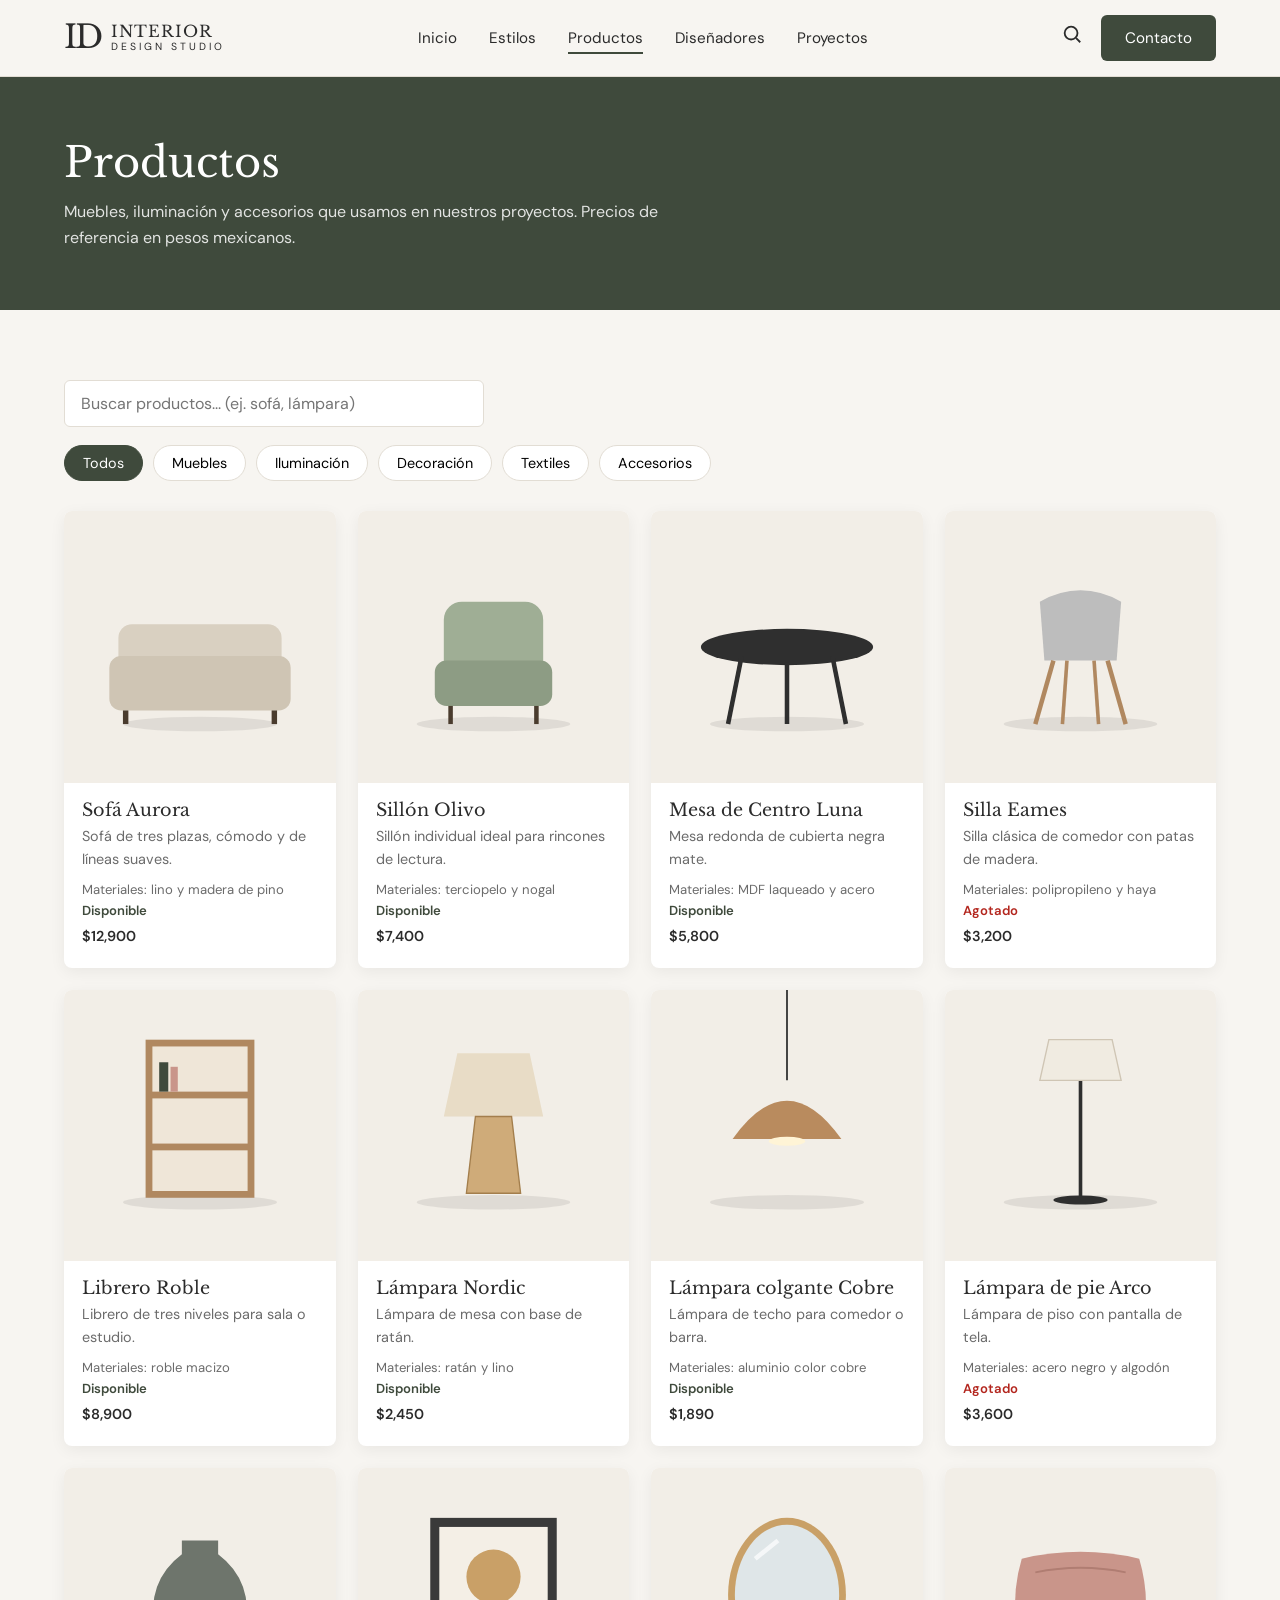
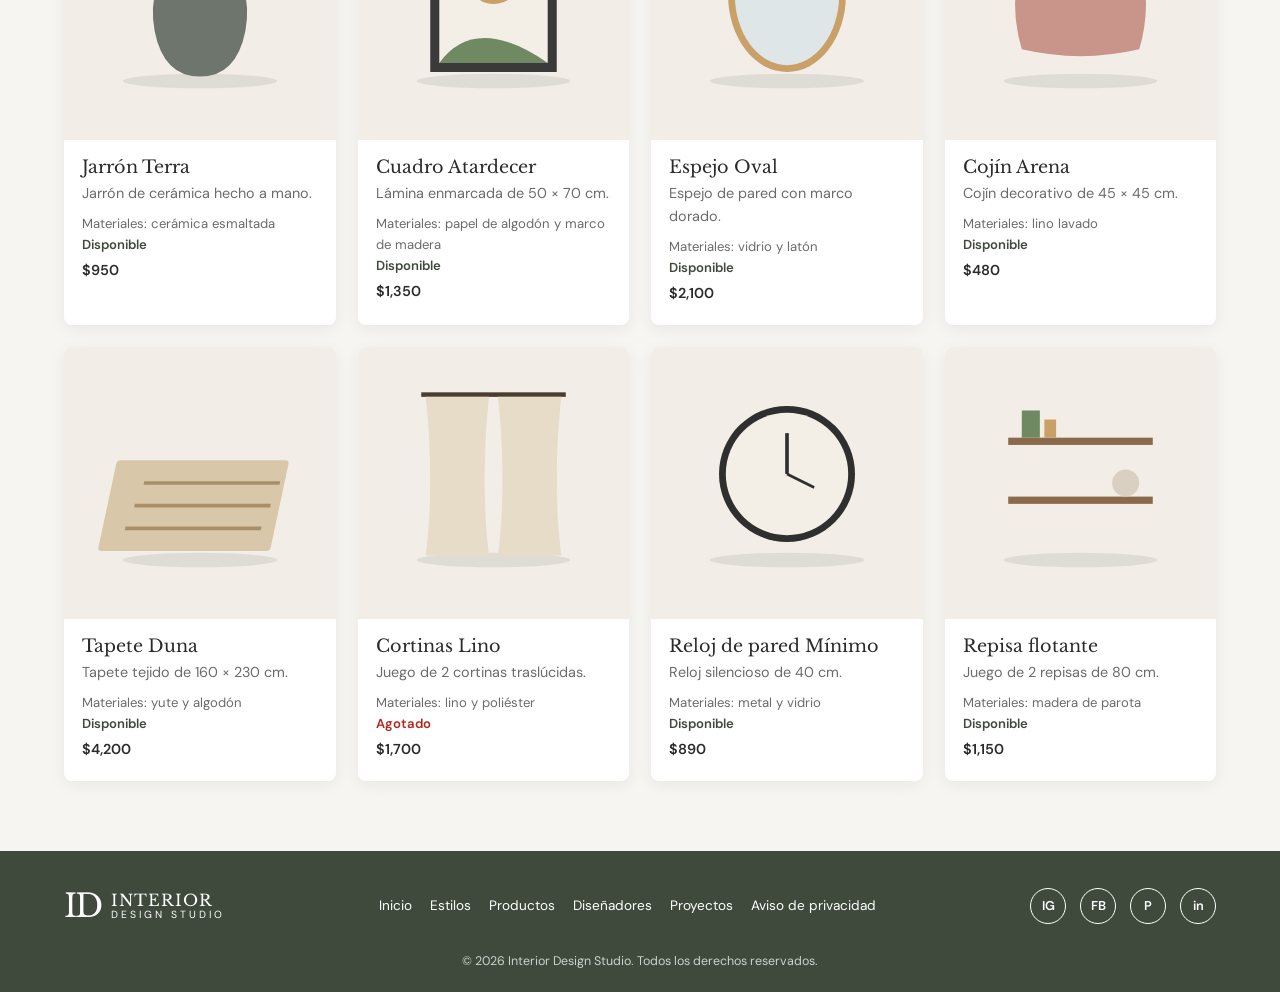
<file: productos.html>
<!DOCTYPE html>
<html lang="es">
<head>
  <meta charset="UTF-8">
  <!-- Esta línea hace que la página se vea bien en celulares -->
  <meta name="viewport" content="width=device-width, initial-scale=1.0">
  <title>Interior Design Studio | Productos</title>
  <meta name="description" content="Catálogo de muebles, iluminación, decoración, textiles y accesorios.">

  <!-- Fuentes de Google Fonts -->
  <link rel="preconnect" href="https://fonts.googleapis.com">
  <link rel="preconnect" href="https://fonts.gstatic.com" crossorigin>
  <link href="https://fonts.googleapis.com/css2?family=DM+Sans:wght@400;500;600&family=Libre+Baskerville&display=swap" rel="stylesheet">

  <!-- Nuestra hoja de estilos -->
  <link rel="stylesheet" href="css/styles.css">
</head>
<body>

  <!-- ============ ENCABEZADO (NAVEGACIÓN) ============ -->
  <header class="encabezado">
    <div class="contenedor">
      <a href="index.html" class="logo">
        <span class="logo-letras">ID</span>
        <span class="logo-nombre">INTERIOR <small>DESIGN STUDIO</small></span>
      </a>

      <nav>
        <ul class="menu" id="menu">
          <li><a href="index.html">Inicio</a></li>
          <li><a href="estilos.html">Estilos</a></li>
          <li><a href="productos.html" class="activo">Productos</a></li>
          <li><a href="disenadores.html">Diseñadores</a></li>
          <li><a href="proyectos.html">Proyectos</a></li>
        </ul>
      </nav>

      <div class="acciones">
        <a href="productos.html#buscador" aria-label="Buscar productos">
          <svg class="icono-buscar" viewBox="0 0 24 24" fill="none" stroke="currentColor" stroke-width="2"><circle cx="11" cy="11" r="7"/><line x1="16.5" y1="16.5" x2="21" y2="21"/></svg>
        </a>
        <a href="index.html#contacto" class="boton">Contacto</a>
        <!-- Botón de menú para celular -->
        <button class="boton-menu" id="boton-menu" aria-label="Abrir menú">☰</button>
      </div>
    </div>
  </header>


  <main>

    <!-- ============ ENCABEZADO DE LA PÁGINA ============ -->
    <section class="hero-pequeno">
      <div class="contenedor">
        <h1>Productos</h1>
        <p>Muebles, iluminación y accesorios que usamos en nuestros proyectos. Precios de referencia en pesos mexicanos.</p>
      </div>
    </section>


    <section class="seccion">
      <div class="contenedor">

        <!-- Buscador: JS revisa el nombre de cada tarjeta mientras escribes -->
        <input type="search" class="buscador" id="buscador" placeholder="Buscar productos... (ej. sofá, lámpara)">

        <div class="filtros" id="filtros-productos">
          <button class="filtro activo" data-filtro="todos">Todos</button>
          <button class="filtro" data-filtro="muebles">Muebles</button>
          <button class="filtro" data-filtro="iluminacion">Iluminación</button>
          <button class="filtro" data-filtro="decoracion">Decoración</button>
          <button class="filtro" data-filtro="textiles">Textiles</button>
          <button class="filtro" data-filtro="accesorios">Accesorios</button>
        </div>

        <!-- Para agregar un producto: copia una <article> completa y cambia los datos -->
        <div class="grilla" id="lista-productos">

          <!-- MUEBLES -->
          <article class="tarjeta tarjeta-producto" data-categoria="muebles">
            <img src="img/producto-sofa.svg" alt="Sofá Aurora">
            <div class="tarjeta-cuerpo">
              <h3>Sofá Aurora</h3>
              <p>Sofá de tres plazas, cómodo y de líneas suaves.</p>
              <ul class="detalle">
                <li>Materiales: lino y madera de pino</li>
                <li class="disponible">Disponible</li>
              </ul>
              <p class="precio">$12,900</p>
            </div>
          </article>

          <article class="tarjeta tarjeta-producto" data-categoria="muebles">
            <img src="img/producto-sillon.svg" alt="Sillón Olivo">
            <div class="tarjeta-cuerpo">
              <h3>Sillón Olivo</h3>
              <p>Sillón individual ideal para rincones de lectura.</p>
              <ul class="detalle">
                <li>Materiales: terciopelo y nogal</li>
                <li class="disponible">Disponible</li>
              </ul>
              <p class="precio">$7,400</p>
            </div>
          </article>

          <article class="tarjeta tarjeta-producto" data-categoria="muebles">
            <img src="img/producto-mesa.svg" alt="Mesa de Centro Luna">
            <div class="tarjeta-cuerpo">
              <h3>Mesa de Centro Luna</h3>
              <p>Mesa redonda de cubierta negra mate.</p>
              <ul class="detalle">
                <li>Materiales: MDF laqueado y acero</li>
                <li class="disponible">Disponible</li>
              </ul>
              <p class="precio">$5,800</p>
            </div>
          </article>

          <article class="tarjeta tarjeta-producto" data-categoria="muebles">
            <img src="img/producto-silla.svg" alt="Silla Eames">
            <div class="tarjeta-cuerpo">
              <h3>Silla Eames</h3>
              <p>Silla clásica de comedor con patas de madera.</p>
              <ul class="detalle">
                <li>Materiales: polipropileno y haya</li>
                <li class="agotado">Agotado</li>
              </ul>
              <p class="precio">$3,200</p>
            </div>
          </article>

          <article class="tarjeta tarjeta-producto" data-categoria="muebles">
            <img src="img/producto-librero.svg" alt="Librero Roble">
            <div class="tarjeta-cuerpo">
              <h3>Librero Roble</h3>
              <p>Librero de tres niveles para sala o estudio.</p>
              <ul class="detalle">
                <li>Materiales: roble macizo</li>
                <li class="disponible">Disponible</li>
              </ul>
              <p class="precio">$8,900</p>
            </div>
          </article>

          <!-- ILUMINACIÓN -->
          <article class="tarjeta tarjeta-producto" data-categoria="iluminacion">
            <img src="img/producto-lampara.svg" alt="Lámpara Nordic">
            <div class="tarjeta-cuerpo">
              <h3>Lámpara Nordic</h3>
              <p>Lámpara de mesa con base de ratán.</p>
              <ul class="detalle">
                <li>Materiales: ratán y lino</li>
                <li class="disponible">Disponible</li>
              </ul>
              <p class="precio">$2,450</p>
            </div>
          </article>

          <article class="tarjeta tarjeta-producto" data-categoria="iluminacion">
            <img src="img/producto-colgante.svg" alt="Lámpara colgante Cobre">
            <div class="tarjeta-cuerpo">
              <h3>Lámpara colgante Cobre</h3>
              <p>Lámpara de techo para comedor o barra.</p>
              <ul class="detalle">
                <li>Materiales: aluminio color cobre</li>
                <li class="disponible">Disponible</li>
              </ul>
              <p class="precio">$1,890</p>
            </div>
          </article>

          <article class="tarjeta tarjeta-producto" data-categoria="iluminacion">
            <img src="img/producto-pie.svg" alt="Lámpara de pie Arco">
            <div class="tarjeta-cuerpo">
              <h3>Lámpara de pie Arco</h3>
              <p>Lámpara de piso con pantalla de tela.</p>
              <ul class="detalle">
                <li>Materiales: acero negro y algodón</li>
                <li class="agotado">Agotado</li>
              </ul>
              <p class="precio">$3,600</p>
            </div>
          </article>

          <!-- DECORACIÓN -->
          <article class="tarjeta tarjeta-producto" data-categoria="decoracion">
            <img src="img/producto-jarron.svg" alt="Jarrón Terra">
            <div class="tarjeta-cuerpo">
              <h3>Jarrón Terra</h3>
              <p>Jarrón de cerámica hecho a mano.</p>
              <ul class="detalle">
                <li>Materiales: cerámica esmaltada</li>
                <li class="disponible">Disponible</li>
              </ul>
              <p class="precio">$950</p>
            </div>
          </article>

          <article class="tarjeta tarjeta-producto" data-categoria="decoracion">
            <img src="img/producto-cuadro.svg" alt="Cuadro Atardecer">
            <div class="tarjeta-cuerpo">
              <h3>Cuadro Atardecer</h3>
              <p>Lámina enmarcada de 50 × 70 cm.</p>
              <ul class="detalle">
                <li>Materiales: papel de algodón y marco de madera</li>
                <li class="disponible">Disponible</li>
              </ul>
              <p class="precio">$1,350</p>
            </div>
          </article>

          <article class="tarjeta tarjeta-producto" data-categoria="decoracion">
            <img src="img/producto-espejo.svg" alt="Espejo Oval">
            <div class="tarjeta-cuerpo">
              <h3>Espejo Oval</h3>
              <p>Espejo de pared con marco dorado.</p>
              <ul class="detalle">
                <li>Materiales: vidrio y latón</li>
                <li class="disponible">Disponible</li>
              </ul>
              <p class="precio">$2,100</p>
            </div>
          </article>

          <!-- TEXTILES -->
          <article class="tarjeta tarjeta-producto" data-categoria="textiles">
            <img src="img/producto-cojin.svg" alt="Cojín Arena">
            <div class="tarjeta-cuerpo">
              <h3>Cojín Arena</h3>
              <p>Cojín decorativo de 45 × 45 cm.</p>
              <ul class="detalle">
                <li>Materiales: lino lavado</li>
                <li class="disponible">Disponible</li>
              </ul>
              <p class="precio">$480</p>
            </div>
          </article>

          <article class="tarjeta tarjeta-producto" data-categoria="textiles">
            <img src="img/producto-tapete.svg" alt="Tapete Duna">
            <div class="tarjeta-cuerpo">
              <h3>Tapete Duna</h3>
              <p>Tapete tejido de 160 × 230 cm.</p>
              <ul class="detalle">
                <li>Materiales: yute y algodón</li>
                <li class="disponible">Disponible</li>
              </ul>
              <p class="precio">$4,200</p>
            </div>
          </article>

          <article class="tarjeta tarjeta-producto" data-categoria="textiles">
            <img src="img/producto-cortina.svg" alt="Cortinas Lino">
            <div class="tarjeta-cuerpo">
              <h3>Cortinas Lino</h3>
              <p>Juego de 2 cortinas traslúcidas.</p>
              <ul class="detalle">
                <li>Materiales: lino y poliéster</li>
                <li class="agotado">Agotado</li>
              </ul>
              <p class="precio">$1,700</p>
            </div>
          </article>

          <!-- ACCESORIOS -->
          <article class="tarjeta tarjeta-producto" data-categoria="accesorios">
            <img src="img/producto-reloj.svg" alt="Reloj de pared Mínimo">
            <div class="tarjeta-cuerpo">
              <h3>Reloj de pared Mínimo</h3>
              <p>Reloj silencioso de 40 cm.</p>
              <ul class="detalle">
                <li>Materiales: metal y vidrio</li>
                <li class="disponible">Disponible</li>
              </ul>
              <p class="precio">$890</p>
            </div>
          </article>

          <article class="tarjeta tarjeta-producto" data-categoria="accesorios">
            <img src="img/producto-repisa.svg" alt="Repisa flotante">
            <div class="tarjeta-cuerpo">
              <h3>Repisa flotante</h3>
              <p>Juego de 2 repisas de 80 cm.</p>
              <ul class="detalle">
                <li>Materiales: madera de parota</li>
                <li class="disponible">Disponible</li>
              </ul>
              <p class="precio">$1,150</p>
            </div>
          </article>

        </div>

        <!-- Se muestra solo cuando la búsqueda no encuentra nada -->
        <p class="sin-resultados oculto" id="sin-resultados">No encontramos productos con esa búsqueda. Prueba con otra palabra.</p>
      </div>
    </section>

  </main>


  <!-- ============ PIE DE PÁGINA ============ -->
  <footer class="pie">
    <div class="contenedor">
      <a href="index.html" class="logo">
        <span class="logo-letras">ID</span>
        <span class="logo-nombre">INTERIOR <small>DESIGN STUDIO</small></span>
      </a>
      <ul class="pie-menu">
        <li><a href="index.html">Inicio</a></li>
        <li><a href="estilos.html">Estilos</a></li>
        <li><a href="productos.html">Productos</a></li>
        <li><a href="disenadores.html">Diseñadores</a></li>
        <li><a href="proyectos.html">Proyectos</a></li>
        <li><a href="#">Aviso de privacidad</a></li>
      </ul>
      <div class="redes">
        <a href="#" aria-label="Instagram">IG</a>
        <a href="#" aria-label="Facebook">FB</a>
        <a href="#" aria-label="Pinterest">P</a>
        <a href="#" aria-label="LinkedIn">in</a>
      </div>
    </div>
    <p class="copy">© <span class="anio">2026</span> Interior Design Studio. Todos los derechos reservados.</p>
  </footer>

  <!-- El JavaScript va al final para que el HTML ya esté cargado -->
  <script src="js/script.js"></script>
</body>
</html>
</file>
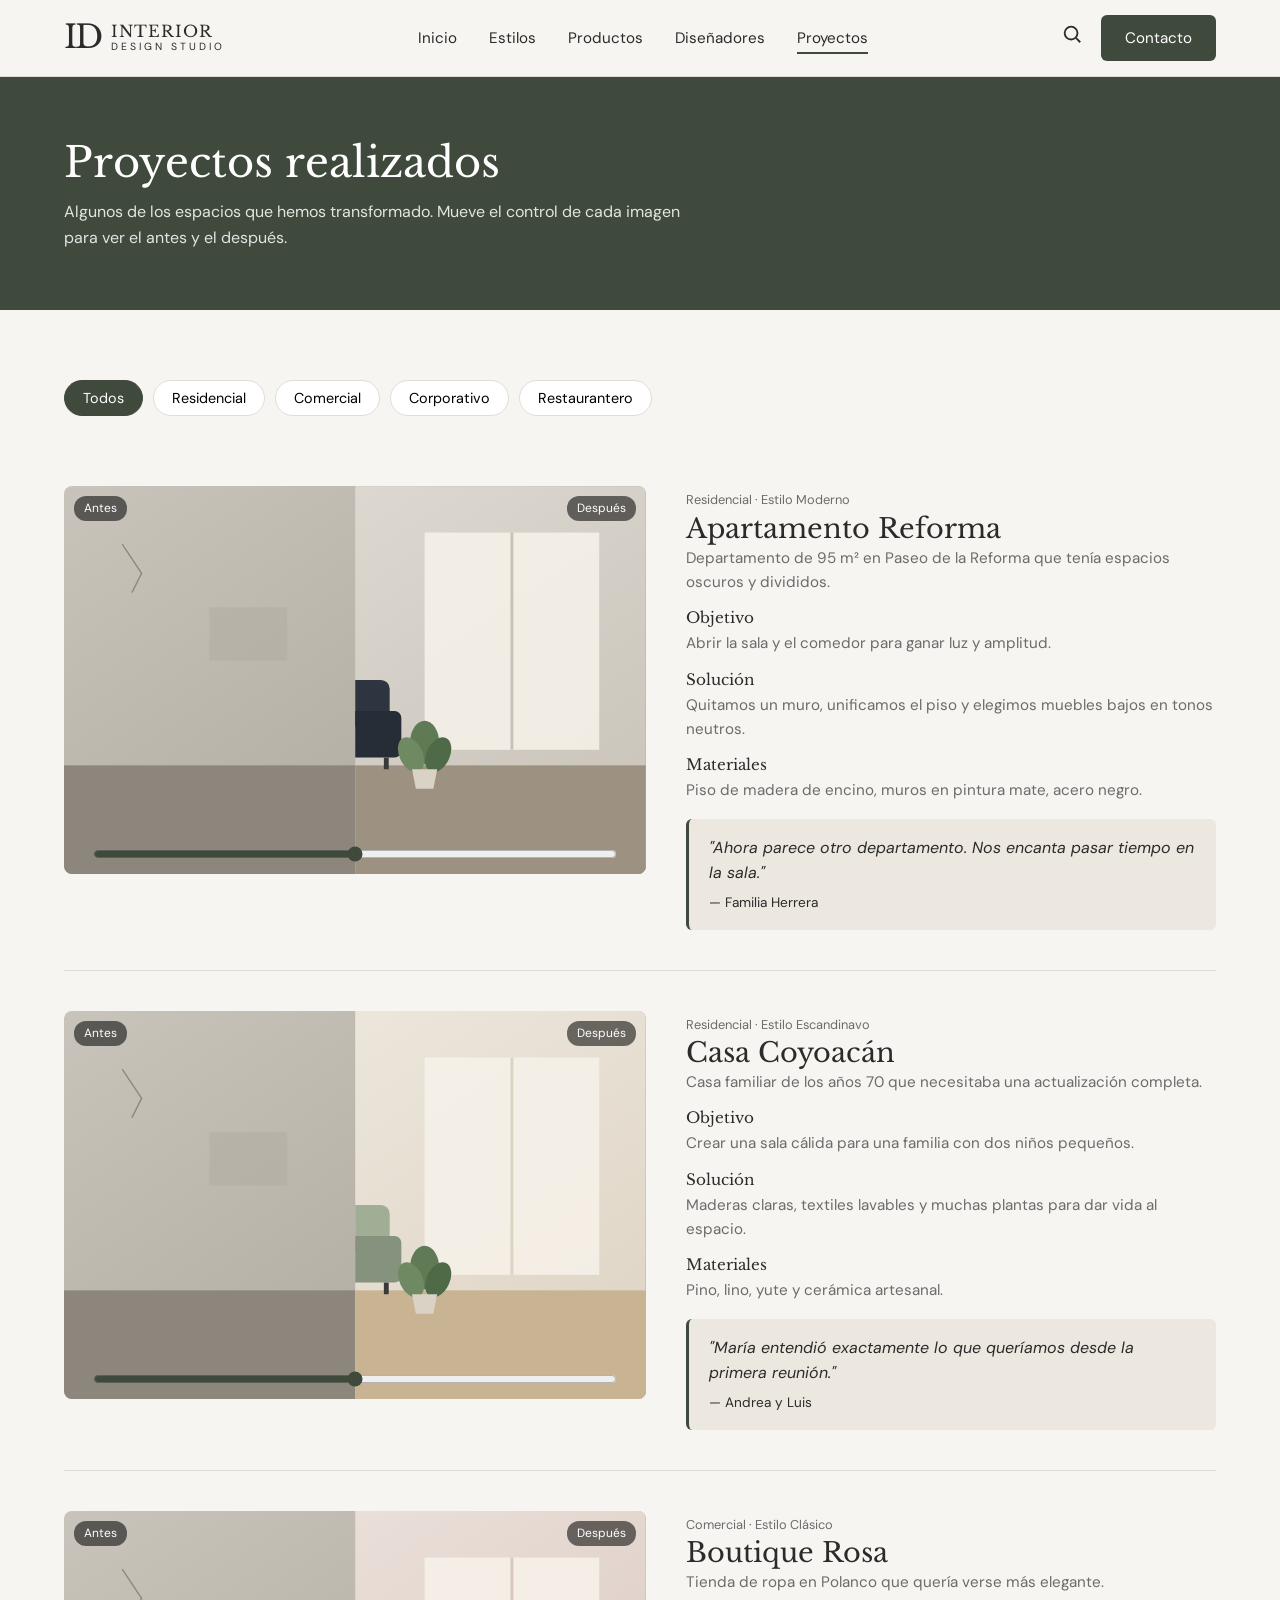
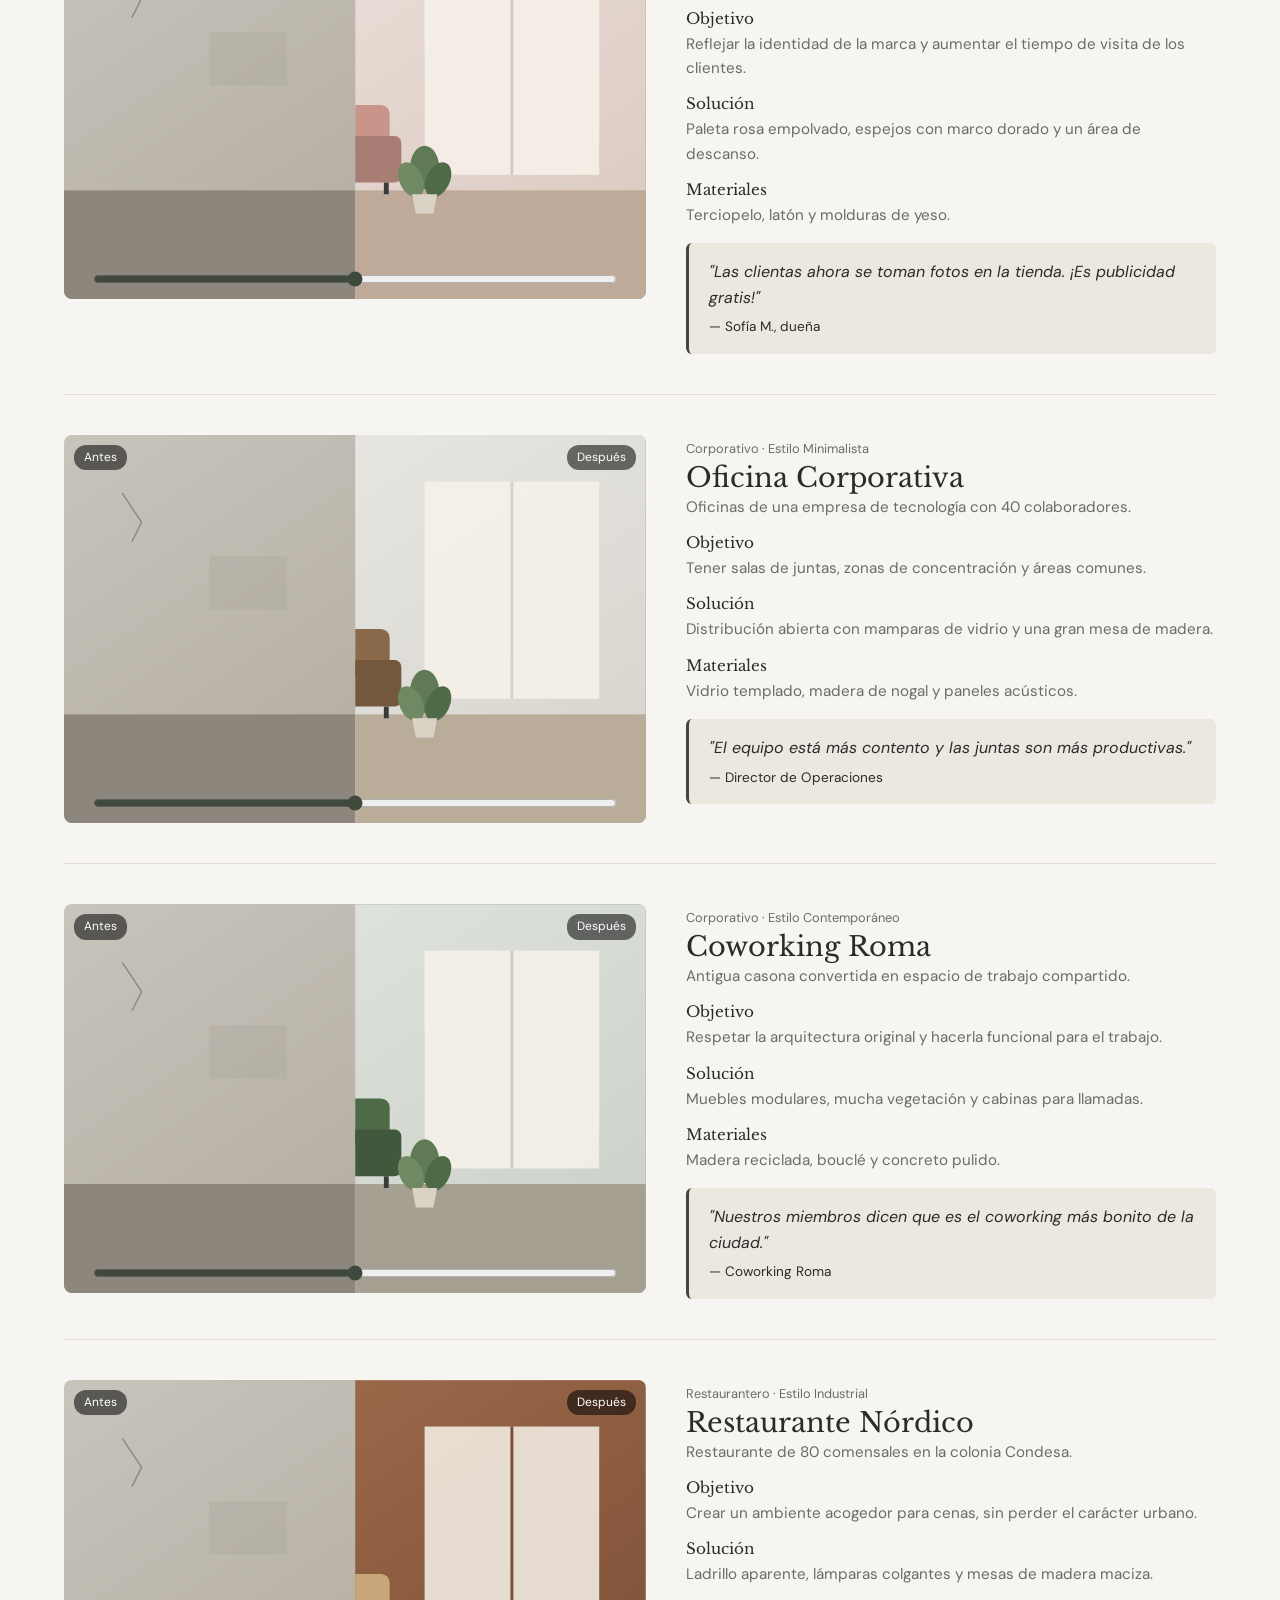
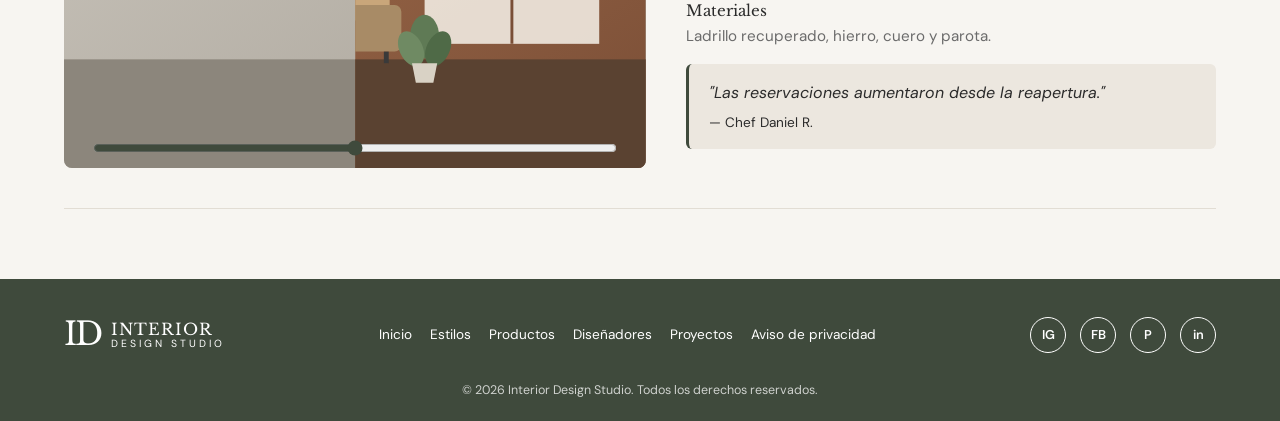
<file: proyectos.html>
<!DOCTYPE html>
<html lang="es">
<head>
  <meta charset="UTF-8">
  <!-- Esta línea hace que la página se vea bien en celulares -->
  <meta name="viewport" content="width=device-width, initial-scale=1.0">
  <title>Interior Design Studio | Proyectos</title>
  <meta name="description" content="Portafolio de proyectos de diseño interior residenciales, comerciales, corporativos y restauranteros.">

  <!-- Fuentes de Google Fonts -->
  <link rel="preconnect" href="https://fonts.googleapis.com">
  <link rel="preconnect" href="https://fonts.gstatic.com" crossorigin>
  <link href="https://fonts.googleapis.com/css2?family=DM+Sans:wght@400;500;600&family=Libre+Baskerville&display=swap" rel="stylesheet">

  <!-- Nuestra hoja de estilos -->
  <link rel="stylesheet" href="css/styles.css">
</head>
<body>

  <!-- ============ ENCABEZADO (NAVEGACIÓN) ============ -->
  <header class="encabezado">
    <div class="contenedor">
      <a href="index.html" class="logo">
        <span class="logo-letras">ID</span>
        <span class="logo-nombre">INTERIOR <small>DESIGN STUDIO</small></span>
      </a>

      <nav>
        <ul class="menu" id="menu">
          <li><a href="index.html">Inicio</a></li>
          <li><a href="estilos.html">Estilos</a></li>
          <li><a href="productos.html">Productos</a></li>
          <li><a href="disenadores.html">Diseñadores</a></li>
          <li><a href="proyectos.html" class="activo">Proyectos</a></li>
        </ul>
      </nav>

      <div class="acciones">
        <a href="productos.html#buscador" aria-label="Buscar productos">
          <svg class="icono-buscar" viewBox="0 0 24 24" fill="none" stroke="currentColor" stroke-width="2"><circle cx="11" cy="11" r="7"/><line x1="16.5" y1="16.5" x2="21" y2="21"/></svg>
        </a>
        <a href="index.html#contacto" class="boton">Contacto</a>
        <!-- Botón de menú para celular -->
        <button class="boton-menu" id="boton-menu" aria-label="Abrir menú">☰</button>
      </div>
    </div>
  </header>


  <main>

    <!-- ============ ENCABEZADO DE LA PÁGINA ============ -->
    <section class="hero-pequeno">
      <div class="contenedor">
        <h1>Proyectos realizados</h1>
        <p>Algunos de los espacios que hemos transformado. Mueve el control de cada imagen para ver el antes y el después.</p>
      </div>
    </section>


    <section class="seccion">
      <div class="contenedor">

        <div class="filtros" id="filtros-proyectos">
          <button class="filtro activo" data-filtro="todos">Todos</button>
          <button class="filtro" data-filtro="residencial">Residencial</button>
          <button class="filtro" data-filtro="comercial">Comercial</button>
          <button class="filtro" data-filtro="corporativo">Corporativo</button>
          <button class="filtro" data-filtro="restaurantero">Restaurantero</button>
        </div>

        <div id="lista-proyectos">

          <article class="proyecto" id="apartamento" data-categoria="residencial">
            <!-- Comparador antes/después: dos imágenes encimadas + un control deslizante -->
            <div class="comparador">
              <img src="img/proyecto-apartamento-antes.svg" alt="Apartamento antes de la remodelación">
              <img src="img/proyecto-apartamento.svg" alt="Apartamento después de la remodelación" class="despues">
              <span class="rotulo rotulo-antes">Antes</span>
              <span class="rotulo rotulo-despues">Después</span>
              <input type="range" min="0" max="100" value="50" aria-label="Comparar antes y después">
            </div>
            <div>
              <span class="etiqueta">Residencial · Estilo Moderno</span>
              <h2>Apartamento Reforma</h2>
              <p>Departamento de 95 m² en Paseo de la Reforma que tenía espacios oscuros y divididos.</p>
              <h4>Objetivo</h4>
              <p>Abrir la sala y el comedor para ganar luz y amplitud.</p>
              <h4>Solución</h4>
              <p>Quitamos un muro, unificamos el piso y elegimos muebles bajos en tonos neutros.</p>
              <h4>Materiales</h4>
              <p>Piso de madera de encino, muros en pintura mate, acero negro.</p>
              <blockquote class="testimonio">
                "Ahora parece otro departamento. Nos encanta pasar tiempo en la sala."
                <span>— Familia Herrera</span>
              </blockquote>
            </div>
          </article>

          <article class="proyecto" id="casa" data-categoria="residencial">
            <div class="comparador">
              <img src="img/proyecto-casa-antes.svg" alt="Casa antes de la remodelación">
              <img src="img/proyecto-casa.svg" alt="Casa después de la remodelación" class="despues">
              <span class="rotulo rotulo-antes">Antes</span>
              <span class="rotulo rotulo-despues">Después</span>
              <input type="range" min="0" max="100" value="50" aria-label="Comparar antes y después">
            </div>
            <div>
              <span class="etiqueta">Residencial · Estilo Escandinavo</span>
              <h2>Casa Coyoacán</h2>
              <p>Casa familiar de los años 70 que necesitaba una actualización completa.</p>
              <h4>Objetivo</h4>
              <p>Crear una sala cálida para una familia con dos niños pequeños.</p>
              <h4>Solución</h4>
              <p>Maderas claras, textiles lavables y muchas plantas para dar vida al espacio.</p>
              <h4>Materiales</h4>
              <p>Pino, lino, yute y cerámica artesanal.</p>
              <blockquote class="testimonio">
                "María entendió exactamente lo que queríamos desde la primera reunión."
                <span>— Andrea y Luis</span>
              </blockquote>
            </div>
          </article>

          <article class="proyecto" id="boutique" data-categoria="comercial">
            <div class="comparador">
              <img src="img/proyecto-boutique-antes.svg" alt="Boutique antes de la remodelación">
              <img src="img/proyecto-boutique.svg" alt="Boutique después de la remodelación" class="despues">
              <span class="rotulo rotulo-antes">Antes</span>
              <span class="rotulo rotulo-despues">Después</span>
              <input type="range" min="0" max="100" value="50" aria-label="Comparar antes y después">
            </div>
            <div>
              <span class="etiqueta">Comercial · Estilo Clásico</span>
              <h2>Boutique Rosa</h2>
              <p>Tienda de ropa en Polanco que quería verse más elegante.</p>
              <h4>Objetivo</h4>
              <p>Reflejar la identidad de la marca y aumentar el tiempo de visita de los clientes.</p>
              <h4>Solución</h4>
              <p>Paleta rosa empolvado, espejos con marco dorado y un área de descanso.</p>
              <h4>Materiales</h4>
              <p>Terciopelo, latón y molduras de yeso.</p>
              <blockquote class="testimonio">
                "Las clientas ahora se toman fotos en la tienda. ¡Es publicidad gratis!"
                <span>— Sofía M., dueña</span>
              </blockquote>
            </div>
          </article>

          <article class="proyecto" id="oficina" data-categoria="corporativo">
            <div class="comparador">
              <img src="img/proyecto-oficina-antes.svg" alt="Oficina antes de la remodelación">
              <img src="img/proyecto-oficina.svg" alt="Oficina después de la remodelación" class="despues">
              <span class="rotulo rotulo-antes">Antes</span>
              <span class="rotulo rotulo-despues">Después</span>
              <input type="range" min="0" max="100" value="50" aria-label="Comparar antes y después">
            </div>
            <div>
              <span class="etiqueta">Corporativo · Estilo Minimalista</span>
              <h2>Oficina Corporativa</h2>
              <p>Oficinas de una empresa de tecnología con 40 colaboradores.</p>
              <h4>Objetivo</h4>
              <p>Tener salas de juntas, zonas de concentración y áreas comunes.</p>
              <h4>Solución</h4>
              <p>Distribución abierta con mamparas de vidrio y una gran mesa de madera.</p>
              <h4>Materiales</h4>
              <p>Vidrio templado, madera de nogal y paneles acústicos.</p>
              <blockquote class="testimonio">
                "El equipo está más contento y las juntas son más productivas."
                <span>— Director de Operaciones</span>
              </blockquote>
            </div>
          </article>

          <article class="proyecto" id="coworking" data-categoria="corporativo">
            <div class="comparador">
              <img src="img/proyecto-coworking-antes.svg" alt="Coworking antes de la remodelación">
              <img src="img/proyecto-coworking.svg" alt="Coworking después de la remodelación" class="despues">
              <span class="rotulo rotulo-antes">Antes</span>
              <span class="rotulo rotulo-despues">Después</span>
              <input type="range" min="0" max="100" value="50" aria-label="Comparar antes y después">
            </div>
            <div>
              <span class="etiqueta">Corporativo · Estilo Contemporáneo</span>
              <h2>Coworking Roma</h2>
              <p>Antigua casona convertida en espacio de trabajo compartido.</p>
              <h4>Objetivo</h4>
              <p>Respetar la arquitectura original y hacerla funcional para el trabajo.</p>
              <h4>Solución</h4>
              <p>Muebles modulares, mucha vegetación y cabinas para llamadas.</p>
              <h4>Materiales</h4>
              <p>Madera reciclada, bouclé y concreto pulido.</p>
              <blockquote class="testimonio">
                "Nuestros miembros dicen que es el coworking más bonito de la ciudad."
                <span>— Coworking Roma</span>
              </blockquote>
            </div>
          </article>

          <article class="proyecto" id="restaurante" data-categoria="restaurantero">
            <div class="comparador">
              <img src="img/proyecto-restaurante-antes.svg" alt="Restaurante antes de la remodelación">
              <img src="img/proyecto-restaurante.svg" alt="Restaurante después de la remodelación" class="despues">
              <span class="rotulo rotulo-antes">Antes</span>
              <span class="rotulo rotulo-despues">Después</span>
              <input type="range" min="0" max="100" value="50" aria-label="Comparar antes y después">
            </div>
            <div>
              <span class="etiqueta">Restaurantero · Estilo Industrial</span>
              <h2>Restaurante Nórdico</h2>
              <p>Restaurante de 80 comensales en la colonia Condesa.</p>
              <h4>Objetivo</h4>
              <p>Crear un ambiente acogedor para cenas, sin perder el carácter urbano.</p>
              <h4>Solución</h4>
              <p>Ladrillo aparente, lámparas colgantes y mesas de madera maciza.</p>
              <h4>Materiales</h4>
              <p>Ladrillo recuperado, hierro, cuero y parota.</p>
              <blockquote class="testimonio">
                "Las reservaciones aumentaron desde la reapertura."
                <span>— Chef Daniel R.</span>
              </blockquote>
            </div>
          </article>

        </div>
      </div>
    </section>

  </main>


  <!-- ============ PIE DE PÁGINA ============ -->
  <footer class="pie">
    <div class="contenedor">
      <a href="index.html" class="logo">
        <span class="logo-letras">ID</span>
        <span class="logo-nombre">INTERIOR <small>DESIGN STUDIO</small></span>
      </a>
      <ul class="pie-menu">
        <li><a href="index.html">Inicio</a></li>
        <li><a href="estilos.html">Estilos</a></li>
        <li><a href="productos.html">Productos</a></li>
        <li><a href="disenadores.html">Diseñadores</a></li>
        <li><a href="proyectos.html">Proyectos</a></li>
        <li><a href="#">Aviso de privacidad</a></li>
      </ul>
      <div class="redes">
        <a href="#" aria-label="Instagram">IG</a>
        <a href="#" aria-label="Facebook">FB</a>
        <a href="#" aria-label="Pinterest">P</a>
        <a href="#" aria-label="LinkedIn">in</a>
      </div>
    </div>
    <p class="copy">© <span class="anio">2026</span> Interior Design Studio. Todos los derechos reservados.</p>
  </footer>

  <!-- El JavaScript va al final para que el HTML ya esté cargado -->
  <script src="js/script.js"></script>
</body>
</html>
</file>
<file: css/styles.css>
/* =========================================================
   INTERIOR DESIGN STUDIO - Hoja de estilos
   Un solo archivo CSS para las 5 páginas.
   Índice:
     1. Variables (colores y fuentes)
     2. Estilos generales
     3. Botones
     4. Encabezado y menú
     5. Hero (banner principal con carrusel)
     6. Secciones de la página de inicio
     7. Tarjetas (estilos, proyectos, productos, diseñadores)
     8. Formulario de contacto
     9. Pie de página
    10. Páginas internas (filtros, buscador, perfiles, etc.)
    11. Responsivo (celulares y tablets)
   ========================================================= */


/* ---------- 1. VARIABLES ----------
   Si cambias un color aquí, cambia en TODA la página. */
:root {
  --verde: #3f4a3c;          /* color principal (botones, footer) */
  --verde-oscuro: #2c3529;
  --beige: #ece7df;          /* fondo de secciones alternas */
  --crema: #f7f5f1;          /* fondo general */
  --blanco: #ffffff;
  --texto: #2b2b2b;
  --texto-suave: #6b6b6b;
  --borde: #e2ddd4;

  --fuente-titulos: "Libre Baskerville", Georgia, serif;
  --fuente-texto: "DM Sans", Arial, sans-serif;

  --ancho-max: 1200px;       /* ancho máximo del contenido */
  --radio: 8px;              /* esquinas redondeadas */
  --sombra: 0 4px 16px rgba(0, 0, 0, 0.06);
}


/* ---------- 2. ESTILOS GENERALES ---------- */
* {
  box-sizing: border-box;    /* el padding no agranda las cajas */
  margin: 0;
  padding: 0;
}

html {
  scroll-behavior: smooth;   /* desplazamiento suave al usar enlaces #ancla */
}

body {
  font-family: var(--fuente-texto);
  color: var(--texto);
  background-color: var(--crema);
  line-height: 1.6;
}

img {
  max-width: 100%;
  display: block;
}

a {
  color: inherit;
  text-decoration: none;
}

h1, h2, h3, h4 {
  font-family: var(--fuente-titulos);
  font-weight: 400;
  line-height: 1.25;
}

h2 {
  font-size: 2rem;
}

/* Caja centrada que se usa dentro de cada sección */
.contenedor {
  width: 90%;
  max-width: var(--ancho-max);
  margin: 0 auto;
}

.seccion {
  padding: 70px 0;
}

.seccion-beige {
  background-color: var(--beige);
}

.subtitulo {
  color: var(--texto-suave);
  margin: 6px 0 28px;
}

/* Fila con título a la izquierda y botón a la derecha */
.encabezado-seccion {
  display: flex;
  justify-content: space-between;
  align-items: flex-end;
  gap: 20px;
  flex-wrap: wrap;
}

.centrado {
  text-align: center;
  margin-top: 32px;
}


/* ---------- 3. BOTONES ---------- */
.boton {
  display: inline-block;
  background-color: var(--verde);
  color: var(--blanco);
  padding: 11px 24px;
  border: none;
  border-radius: 6px;
  font-family: var(--fuente-texto);
  font-size: 0.95rem;
  cursor: pointer;
  transition: background-color 0.3s;
}

.boton:hover {
  background-color: var(--verde-oscuro);
}

.boton-claro {
  background-color: transparent;
  color: var(--verde);
  border: 1px solid var(--verde);
}

.boton-claro:hover {
  background-color: var(--verde);
  color: var(--blanco);
}


/* ---------- 4. ENCABEZADO Y MENÚ ---------- */
.encabezado {
  background-color: var(--crema);
  border-bottom: 1px solid var(--borde);
  position: sticky;          /* se queda arriba al hacer scroll */
  top: 0;
  z-index: 100;
}

.encabezado .contenedor {
  display: flex;
  align-items: center;
  justify-content: space-between;
  height: 76px;
}

/* Logo "ID INTERIOR DESIGN STUDIO" */
.logo {
  display: flex;
  align-items: center;
  gap: 10px;
}

.logo-letras {
  font-family: var(--fuente-titulos);
  font-size: 2rem;
  letter-spacing: -2px;
}

.logo-nombre {
  font-family: var(--fuente-titulos);
  font-size: 1rem;
  line-height: 1.1;
  letter-spacing: 1px;
}

.logo-nombre small {
  display: block;
  font-family: var(--fuente-texto);
  font-size: 0.65rem;
  letter-spacing: 3px;
}

.menu {
  display: flex;
  gap: 32px;
  list-style: none;
}

.menu a {
  font-size: 0.95rem;
  padding-bottom: 4px;
  border-bottom: 2px solid transparent;
  transition: border-color 0.3s;
}

.menu a:hover,
.menu a.activo {               /* "activo" marca la página actual */
  border-bottom-color: var(--verde);
}

.acciones {
  display: flex;
  align-items: center;
  gap: 18px;
}

.icono-buscar {
  width: 22px;
  height: 22px;
}

/* Botón de hamburguesa: solo se ve en celular (ver sección 11) */
.boton-menu {
  display: none;
  background: none;
  border: none;
  font-size: 1.8rem;
  cursor: pointer;
  color: var(--texto);
}


/* ---------- 5. HERO (banner principal) ---------- */
.hero {
  position: relative;
  height: 560px;
  overflow: hidden;
  color: var(--blanco);
}

/* Cada imagen del carrusel ocupa todo el hero, una encima de otra */
.hero-slide {
  position: absolute;
  inset: 0;
  background-size: cover;
  background-position: center;
  opacity: 0;                    /* invisibles por defecto */
  transition: opacity 1s;
}

.hero-slide.visible {            /* JS pone esta clase a la imagen actual */
  opacity: 1;
}

/* Capa oscura para que el texto se lea bien */
.hero::after {
  content: "";
  position: absolute;
  inset: 0;
  background: linear-gradient(90deg, rgba(0,0,0,0.55), rgba(0,0,0,0.05));
}

.hero-texto {
  position: relative;
  z-index: 2;                    /* encima de la capa oscura */
  height: 100%;
  display: flex;
  flex-direction: column;
  justify-content: center;
}

.hero-texto h1,
.hero-texto p {
  max-width: 520px;
}

.hero h1 {
  font-size: 3rem;
  margin-bottom: 18px;
}

.hero p {
  font-size: 1.15rem;
  margin-bottom: 28px;
}

.hero .boton {
  align-self: flex-start;
}

.puntos {
  position: absolute;
  bottom: 24px;
  left: 50%;
  transform: translateX(-50%);
  z-index: 3;
  display: flex;
  gap: 10px;
}

.punto {
  width: 10px;
  height: 10px;
  border-radius: 50%;
  border: none;
  background-color: rgba(255, 255, 255, 0.5);
  cursor: pointer;
}

.punto.activo {
  background-color: var(--blanco);
}

/* Encabezado más pequeño para las páginas internas */
.hero-pequeno {
  background-color: var(--verde);
  color: var(--blanco);
  padding: 60px 0;
}

.hero-pequeno h1 {
  font-size: 2.6rem;
}

.hero-pequeno p {
  opacity: 0.85;
  max-width: 640px;
  margin-top: 10px;
}


/* ---------- 6. SECCIONES DE INICIO ---------- */

/* ¿Quiénes somos? -> 3 columnas: texto, imagen, valores */
.nosotros {
  display: grid;
  grid-template-columns: 1.3fr 1fr 0.9fr;
  gap: 40px;
  align-items: center;
}

.nosotros p {
  color: var(--texto-suave);
  margin: 16px 0 24px;
}

.nosotros img {
  border-radius: var(--radio);
  height: 260px;
  width: 100%;
  object-fit: cover;
}

.valores {
  list-style: none;
  display: flex;
  flex-direction: column;
  gap: 26px;
}

.valores li {
  display: flex;
  align-items: center;
  gap: 16px;
  font-family: var(--fuente-titulos);
  font-size: 0.95rem;
}

.valores svg {
  width: 34px;
  height: 34px;
  flex-shrink: 0;
}

/* Misión / Visión / Propuesta de valor */
.mision {
  display: grid;
  grid-template-columns: repeat(3, 1fr);
  gap: 24px;
  margin-top: 50px;
}

.mision div {
  background-color: var(--blanco);
  padding: 24px;
  border-radius: var(--radio);
  border-top: 3px solid var(--verde);
}

.mision h3 {
  font-size: 1.1rem;
  margin-bottom: 8px;
}

.mision p {
  margin: 0;
  font-size: 0.92rem;
}


/* ---------- 7. TARJETAS ----------
   "grilla" acomoda tarjetas en columnas automáticamente */
.grilla {
  display: grid;
  grid-template-columns: repeat(auto-fill, minmax(230px, 1fr));
  gap: 22px;
}

.tarjeta {
  background-color: var(--blanco);
  border-radius: var(--radio);
  overflow: hidden;
  box-shadow: var(--sombra);
  transition: transform 0.3s;
}

.tarjeta:hover {
  transform: translateY(-4px);   /* se levanta un poquito */
}

.tarjeta img {
  width: 100%;
  height: 170px;
  object-fit: cover;
}

.tarjeta-cuerpo {
  padding: 16px 18px 20px;
}

.tarjeta h3 {
  font-size: 1.1rem;
  margin-bottom: 4px;
}

.tarjeta p {
  color: var(--texto-suave);
  font-size: 0.9rem;
}

.etiqueta {
  font-size: 0.8rem;
  color: var(--texto-suave);
}

/* Grilla más compacta (5 productos en una fila en Inicio) */
.grilla-compacta {
  grid-template-columns: repeat(auto-fill, minmax(180px, 1fr));
}

/* Tarjetas de proyectos un poco más altas */
.tarjeta-proyecto img {
  height: 210px;
}

/* Tarjetas de producto: imagen cuadrada y precio */
.tarjeta-producto img {
  height: auto;
  aspect-ratio: 1 / 1;
}

.precio {
  font-weight: 600;
  color: var(--texto) !important;
  margin-top: 4px;
}

/* Tarjetas de diseñador: foto redonda centrada */
.tarjeta-disenador {
  text-align: center;
  padding: 26px 16px;
}

.tarjeta-disenador img {
  width: 90px;
  height: 90px;
  border-radius: 50%;
  margin: 0 auto 14px;
}

.tarjeta-disenador h3 {
  font-size: 1rem;
}

.tarjeta-disenador p {
  font-size: 0.82rem;
}


/* ---------- 8. FORMULARIO DE CONTACTO ---------- */
.contacto {
  display: grid;
  grid-template-columns: 1fr 1.4fr;
  gap: 50px;
}

.datos-contacto {
  list-style: none;
  margin: 24px 0;
  display: flex;
  flex-direction: column;
  gap: 14px;
}

.redes {
  display: flex;
  gap: 14px;
}

.redes a {
  width: 36px;
  height: 36px;
  border-radius: 50%;
  border: 1px solid currentColor;
  display: flex;
  align-items: center;
  justify-content: center;
  font-size: 0.8rem;
  font-weight: 600;
  transition: background-color 0.3s;
}

.redes a:hover {
  background-color: var(--verde);
  color: var(--blanco);
}

.formulario {
  display: grid;
  grid-template-columns: 1fr 1fr;
  gap: 14px;
}

.formulario .completo {          /* campos que ocupan las 2 columnas */
  grid-column: 1 / -1;
}

.formulario input,
.formulario textarea,
.formulario select {
  width: 100%;
  padding: 12px 14px;
  border: 1px solid var(--borde);
  border-radius: 6px;
  font-family: var(--fuente-texto);
  font-size: 0.95rem;
  background-color: var(--blanco);
}

.formulario input:focus,
.formulario textarea:focus {
  outline: 2px solid var(--verde);
}

.formulario textarea {
  min-height: 120px;
  resize: vertical;
}

.formulario .boton {
  justify-self: start;
}

.error {
  border-color: #b3261e !important;
}

.mensaje-form {
  grid-column: 1 / -1;
  font-size: 0.92rem;
}

.mensaje-form.exito {
  color: var(--verde);
}

.mensaje-form.fallo {
  color: #b3261e;
}


/* ---------- 9. PIE DE PÁGINA ---------- */
.pie {
  background-color: var(--verde);
  color: var(--blanco);
  padding: 30px 0 20px;
}

.pie .contenedor {
  display: flex;
  align-items: center;
  justify-content: space-between;
  flex-wrap: wrap;
  gap: 20px;
}

.pie-menu {
  display: flex;
  gap: 18px;
  list-style: none;
  font-size: 0.85rem;
  flex-wrap: wrap;
}

.pie-menu a:hover {
  text-decoration: underline;
}

.copy {
  text-align: center;
  font-size: 0.78rem;
  opacity: 0.75;
  margin-top: 20px;
}


/* ---------- 10. PÁGINAS INTERNAS ---------- */

/* Botones de filtro (categorías) */
.filtros {
  display: flex;
  flex-wrap: wrap;
  gap: 10px;
  margin-bottom: 30px;
}

.filtro {
  background-color: var(--blanco);
  border: 1px solid var(--borde);
  padding: 8px 18px;
  border-radius: 20px;
  cursor: pointer;
  font-family: var(--fuente-texto);
  font-size: 0.9rem;
}

.filtro.activo {
  background-color: var(--verde);
  color: var(--blanco);
  border-color: var(--verde);
}

/* Las tarjetas que no coinciden con el filtro se ocultan */
.oculto {
  display: none !important;
}

/* Buscador de productos */
.buscador {
  width: 100%;
  max-width: 420px;
  padding: 12px 16px;
  border: 1px solid var(--borde);
  border-radius: 6px;
  font-size: 1rem;
  font-family: var(--fuente-texto);
  margin-bottom: 18px;
}

.sin-resultados {
  color: var(--texto-suave);
  padding: 30px 0;
}

/* Detalle de producto (materiales, disponibilidad) */
.detalle {
  list-style: none;
  font-size: 0.82rem;
  color: var(--texto-suave);
  margin-top: 8px;
}

.disponible {
  color: var(--verde);
  font-weight: 600;
}

.agotado {
  color: #b3261e;
  font-weight: 600;
}

/* Estilos de diseño: bloque grande con galería */
.estilo {
  display: grid;
  grid-template-columns: 1fr 1fr;
  gap: 40px;
  align-items: center;
  padding: 40px 0;
  border-bottom: 1px solid var(--borde);
}

.estilo:last-child {
  border-bottom: none;
}

.estilo > img {
  border-radius: var(--radio);
  width: 100%;
}

.estilo h2 {
  margin-bottom: 12px;
}

.estilo p {
  color: var(--texto-suave);
  margin-bottom: 14px;
}

.estilo h4 {
  font-size: 0.95rem;
  margin: 14px 0 6px;
}

.estilo ul {
  padding-left: 20px;
  color: var(--texto-suave);
  font-size: 0.92rem;
}

.mini-galeria {
  display: flex;
  gap: 10px;
  margin-top: 16px;
}

.mini-galeria img {
  width: 90px;
  height: 64px;
  object-fit: cover;
  border-radius: 6px;
}

/* Perfil de diseñador */
.perfil {
  display: grid;
  grid-template-columns: 260px 1fr;
  gap: 40px;
  background-color: var(--blanco);
  border-radius: var(--radio);
  padding: 36px;
  box-shadow: var(--sombra);
  margin-bottom: 30px;
}

.perfil-foto img {
  border-radius: 50%;
  width: 200px;
  margin: 0 auto 16px;
}

.perfil-foto {
  text-align: center;
}

.perfil h2 {
  font-size: 1.7rem;
}

.perfil .cargo {
  color: var(--texto-suave);
  margin-bottom: 14px;
}

.perfil h4 {
  font-size: 0.95rem;
  margin: 18px 0 6px;
}

.perfil ul {
  padding-left: 20px;
  font-size: 0.92rem;
  color: var(--texto-suave);
}

.chips {
  display: flex;
  flex-wrap: wrap;
  gap: 8px;
  list-style: none;
  padding: 0 !important;
}

.chips li {
  background-color: var(--beige);
  color: var(--texto);
  padding: 4px 12px;
  border-radius: 14px;
  font-size: 0.82rem;
}

.perfil .redes {
  justify-content: center;
}

/* Proyectos: antes y después */
.proyecto {
  display: grid;
  grid-template-columns: 1.1fr 1fr;
  gap: 40px;
  padding: 40px 0;
  border-bottom: 1px solid var(--borde);
}

.proyecto h2 {
  font-size: 1.7rem;
}

.proyecto h4 {
  font-size: 0.95rem;
  margin: 14px 0 4px;
}

.proyecto p {
  color: var(--texto-suave);
  font-size: 0.95rem;
}

/* Comparador: la imagen "después" se recorta con el control deslizante */
.comparador {
  position: relative;
  border-radius: var(--radio);
  overflow: hidden;
  aspect-ratio: 3 / 2;
}

.comparador img {
  position: absolute;
  inset: 0;
  width: 100%;
  height: 100%;
  object-fit: cover;
}

.comparador .despues {
  clip-path: inset(0 0 0 50%);   /* JS cambia el 50% */
}

.comparador input {
  position: absolute;
  bottom: 12px;
  left: 5%;
  width: 90%;
  z-index: 2;
  accent-color: var(--verde);
}

.comparador .rotulo {
  position: absolute;
  top: 10px;
  z-index: 2;
  background-color: rgba(0, 0, 0, 0.55);
  color: var(--blanco);
  font-size: 0.75rem;
  padding: 3px 10px;
  border-radius: 12px;
}

.rotulo-antes   { left: 10px; }
.rotulo-despues { right: 10px; }

.testimonio {
  margin-top: 16px;
  padding: 16px 20px;
  background-color: var(--beige);
  border-left: 3px solid var(--verde);
  border-radius: 6px;
  font-style: italic;
}

.testimonio span {
  display: block;
  font-style: normal;
  font-size: 0.85rem;
  margin-top: 6px;
}


/* ---------- 11. RESPONSIVO ----------
   Estas reglas solo se aplican en pantallas pequeñas. */

/* Tablets */
@media (max-width: 960px) {
  .nosotros {
    grid-template-columns: 1fr 1fr;
  }
  .valores {
    grid-column: 1 / -1;
    flex-direction: row;
    flex-wrap: wrap;
  }
  .estilo,
  .proyecto,
  .contacto {
    grid-template-columns: 1fr;
  }
}

/* Celulares */
@media (max-width: 760px) {
  .boton-menu {
    display: block;
  }

  /* El menú se esconde y aparece al tocar la hamburguesa */
  .menu {
    display: none;
    position: absolute;
    top: 76px;
    left: 0;
    right: 0;
    flex-direction: column;
    gap: 0;
    background-color: var(--crema);
    border-bottom: 1px solid var(--borde);
  }

  .menu.abierto {
    display: flex;
  }

  .menu a {
    display: block;
    padding: 14px 5%;
    border-bottom: 1px solid var(--borde);
  }

  .acciones .boton {
    display: none;
  }

  .hero {
    height: 480px;
  }

  .hero h1 {
    font-size: 2.1rem;
  }

  .nosotros,
  .mision,
  .formulario,
  .perfil {
    grid-template-columns: 1fr;
  }

  .seccion {
    padding: 50px 0;
  }

  .pie .contenedor {
    flex-direction: column;
    text-align: center;
  }
}
</file>
